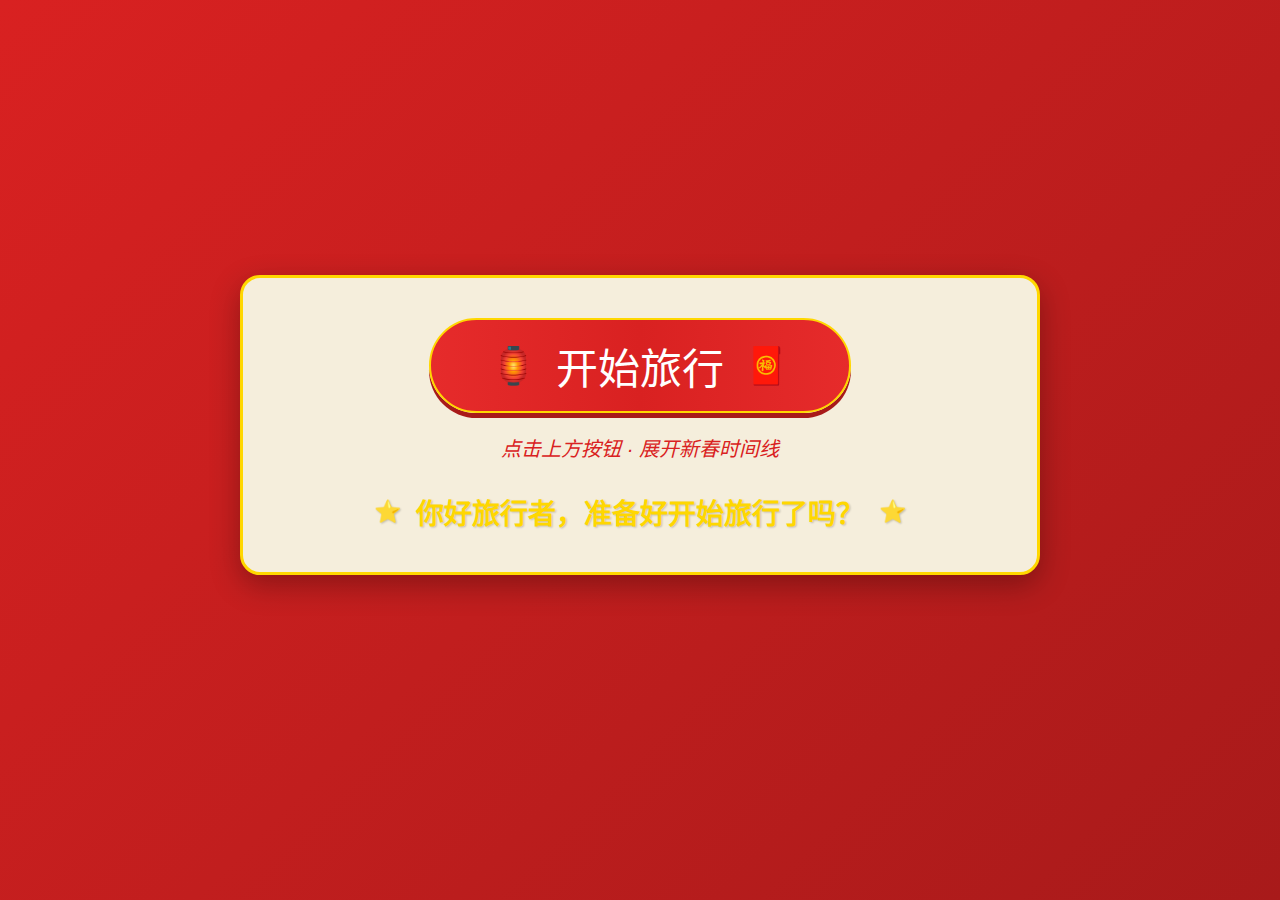
<file: index.html>
<!DOCTYPE html>
<html lang="zh-CN">

<head>
    <meta charset="UTF-8">
    <!-- 视口设置：适配移动端，禁止缩放 -->
    <meta name="viewport" content="width=device-width, initial-scale=1.0, maximum-scale=1.0, user-scalable=no">
    <title>新春旅行 </title>
    <style>
        * {
            margin: 0;
            padding: 0;
            box-sizing: border-box;
            font-family: "Microsoft YaHei", 微软雅黑, "SimHei", 黑体, "STKaiti", 楷体, sans-serif;
        }
        body {
            background: linear-gradient(135deg, #d92121 0%, #c11e1e 50%, #a81a1a 100%);
            min-height: 100vh;
            display: flex;
            flex-direction: column;
            align-items: center;
            justify-content: center;
            padding: 15px;
            overflow-x: hidden;
            touch-action: manipulation; /* 优化移动端触摸行为，防止双击缩放 */
        }
        /*中心盒子*/
        /*使用clamp函数可以根据视口宽度动态调整边框的宽度，使得在不同设备（如手机、平板、电脑）上都能保持良好的视觉效果。*/
        .main-container {
            background-color: #f5eedc; /* 米黄色背景 */
            border: clamp(2px, 1vw, 3px) solid #ffd700;
            border-radius: clamp(15px, 3vw, 20px);
            padding: clamp(20px, 5vw, 40px) clamp(30px, 7vw, 60px);
            width: 95%;
            max-width: 800px; 
            box-shadow: 0 clamp(5px, 2vw, 10px) clamp(15px, 4vw, 30px) rgba(0, 0, 0, 0.3);
            text-align: center;
            position: relative;
            margin-bottom: clamp(30px, 6vw, 50px);
        }
        /* 隐藏核心容器的类 */
        /* 在js中流出控制的idsplay属性，可以交互以隐藏核心容器 */
        .main-container.hidden {
            display: none;
        }
        .travel-btn {
            background: linear-gradient(90deg, #e62b2b 0%, #d92121 50%, #e62b2b 100%);
            border: clamp(1.5px, 0.8vw, 2px) solid #ffd700;
            border-radius: 50px;
            padding: clamp(10px, 3vw, 15px) clamp(30px, 8vw, 60px);
            font-size: clamp(24px, 6vw, 42px);
            color: #fff;
            cursor: pointer;
            display: inline-flex;
            align-items: center;
            justify-content: center;
            gap: clamp(10px, 3vw, 20px);
            box-shadow: 0 clamp(3px, 1vw, 5px) 0 #a81a1a;
            transition: all 0.2s ease;
            user-select: none; /* 禁止文字选中 */
            margin-bottom: clamp(15px, 3vw, 20px);
            -webkit-tap-highlight-color: transparent; /* 去除移动端点击高亮 */
            touch-action: manipulation; /* 优化触摸行为 */
        }
        /* 按钮覆盖状态：轻微上移，阴影放大，其实只在电脑端效果明显*/
        .travel-btn:hover {
            transform: translateY(-2px);
            box-shadow: 0 clamp(4px, 1.5vw, 7px) 0 #a81a1a;
        }
        /* 按钮活跃状态：轻微下移，阴影缩小 */
        .travel-btn:active {
            transform: translateY(2px);
            box-shadow: 0 clamp(2px, 0.8vw, 3px) 0 #a81a1a;
        }
        /* 按钮内图标样式：响应式大小，将在按钮中的图标适配手机 */
        .travel-btn .icon {
            font-size: clamp(22px, 5vw, 36px);
        }
        /* 提示文字样式*/
        .hint-text {
            color: #d92121;
            font-size: clamp(16px, 3vw, 20px);
            margin-bottom: clamp(20px, 4vw, 30px);
            font-style: italic; /* 斜体 */
        }
        /*与旅行者交流的字*/
        .talk-text {
            color: #ffd700;
            font-size: clamp(18px, 4vw, 28px);
            display: flex;
            align-items: center;
            justify-content: center;
            gap: clamp(8px, 2vw, 15px);
            font-weight: bold; 
            text-shadow: 1px 1px 2px rgba(0, 0, 0, 0.2);
            flex-wrap: wrap; /* 移动端自动换行，放置超出手机边框而遮挡 */
        }
        /* 包括旅行者文字的星星图标样式 */
        .talk-text .star {
            color: #fff9c4;
            font-size: clamp(16px, 3vw, 22px);
        }
        /* 年份动画区域样式（初始隐藏）*/
        .animation-container {
            background-color: #f5eedc;
            border: clamp(2px, 1vw, 3px) solid #ffd700;
            border-radius: clamp(15px, 3vw, 20px);
            padding: clamp(20px, 5vw, 40px);
            width: 95%; 
            max-width: 700px;
            text-align: center;
            display: none; 
            box-shadow: 0 clamp(5px, 2vw, 10px) clamp(15px, 4vw, 30px) rgba(0, 0, 0, 0.3);
            margin-bottom: clamp(20px, 4vw, 30px); 
        }
        /* 显示动画区域的类：在js中有add(show)类，实现动画效果, */
        .animation-container.show {
            display: block;
            animation: fadeInUp 0.8s ease; /* 淡入上移动画 */
        }
        /* 淡入上移动画关键帧 */
        @keyframes fadeInUp {
            from {
                opacity: 0; /* 初始透明 */
                transform: translateY(30px); /* 初始下移30px */
            }

            to {
                opacity: 1; /* 完全不透明 */
                transform: translateY(0); /* 回到原位置 */
            }
        }
        /* 动画区域标题样式 */
        .modal-title {
            font-size: clamp(24px, 5vw, 36px);
            color: #d92121; 
            margin-bottom: clamp(15px, 3vw, 25px);
            font-weight: bold;
        }
        /*年份时间线样式*/
        .year-timeline {
            font-size: clamp(36px, 9vw, 64px);
            font-weight: bold;
            color: #d92121;
            margin: clamp(20px, 4vw, 30px) 0;
            height: clamp(48px, 11vw, 80px); 
            line-height: clamp(48px, 11vw, 80px); /* 行高等于高度，垂直居中 */
            overflow: hidden;
            position: relative;
        }
        /* 年份文字闪光效果伪元素 ,可以在年份出现后进行，相当于一个特效，这里使闪光*/
        .year-timeline::after {
            content: "";
            position: absolute;
            top: 0;
            left: -100%;
            width: 50%;
            height: 100%;
            /* 渐变遮罩：实现闪光效果 */
            background: linear-gradient(90deg, transparent, rgba(255, 255, 255, 0.8), transparent);
            animation: shine 1s infinite linear; /* 无限循环闪光动画 */
        }
        /* 闪光动画关键帧 */
        @keyframes shine {
            to {
                left: 100%;
            }
        }
        /*天干地支信息样式*/
        .tiandi-info {
            margin-top: clamp(15px, 3vw, 25px);
            font-size: clamp(24px, 6vw, 42px);
            color: #d92121;
            opacity: 0;
            transform: translateY(20px);
            transition: all 0.8s ease;
            font-weight: bold;
            text-shadow: 1px 1px 2px rgba(0, 0, 0, 0.2);
        }
        /* 显示天干地支信息的类：同上 */
        .tiandi-info.show {
            opacity: 1; 
            transform: translateY(0);
        }
        /* 生肖信息样式 */
        .shengxiao-info {
            margin-top: clamp(10px, 3vw, 20px);
            font-size: clamp(22px, 5.5vw, 38px);
            color: #d92121;
            opacity: 0;
            transform: translateY(20px);
            transition: all 0.8s ease 0.5s;
            font-weight: bold;
        }
        /* 显示生肖信息的类 ：同上*/
        .shengxiao-info.show {
            opacity: 1;
            transform: translateY(0);
        }

        /* 下一个目的地样式*/
        .next-destination {
            margin-top: clamp(20px, 4vw, 30px);
            font-size: clamp(20px, 5vw, 32px); 
            color: #ffd700; 
            cursor: pointer;
            opacity: 0;
            transform: translateY(20px);
            transition: all 0.8s ease 0.8s;
            font-weight: bold; 
            text-decoration: underline; 
            text-shadow: 1px 1px 2px rgba(0, 0, 0, 0.2);
            -webkit-tap-highlight-color: transparent; /* 去除移动端点击高亮 */
            touch-action: manipulation; /* 优化触摸行为 */
        }
        /* 显示下一个目的地的类 :同上*/
        .next-destination.show {
            opacity: 1;
            transform: translateY(0);
        }
        /* 目的地文字覆盖后：文字变蓝色 */
        .next-destination:hover {
            color: #23a8fa;
        }
        /* ==================== 移动端横屏适配 ==================== */
        @media screen and (orientation: landscape) and (max-width: 768px) {
            body {
                padding: 10px;
            }
            .main-container, .animation-container {
                width: 90%;
                padding: 15px 20px;
                margin-bottom: 20px;
            }
            .travel-btn {
                padding: 8px 30px;
                font-size: 26px;
            }
        }
    </style>
</head>

<body>
    <div class="main-container">
        <div class="travel-btn" id="travelBtn">
            <span class="icon">🏮</span>
            开始旅行
            <span class="icon">🧧</span>
        </div>
        <div class="hint-text">点击上方按钮 · 展开新春时间线</div>
        <div class="talk-text">
            <span class="star">⭐</span>
            你好旅行者，准备好开始旅行了吗？
            <span class="star">⭐</span>
        </div>
    </div>
    <!-- 年份动画区域：初始隐藏，显示年份滚动和生肖信息 -->
    <div class="animation-container" id="animationContainer">
        <h3 class="modal-title">新春纪年 · 辞旧迎新</h3>
        <div class="year-timeline" id="yearTimeline">2024</div>
        <div class="tiandi-info" id="tiandiInfo">甲辰年</div>
        <div class="shengxiao-info" id="shengxiaoInfo">龙年</div>
        <div class="next-destination" id="nextDestination">河北严查烟花爆竹，点击这里放电子烟花！</div>
    </div>

    <script>
        const CONFIG = {
            targetYear: 2026,        // 时间线滚动的目标年份
            startYear: 2005,         // 时间线滚动的起始年份
            shengxiao: "马",            // 目标年份对应的生肖
            tiandi: "丙午", // 目标年份的天干地支
            jumpLink: "fireworks.html" // 点击目的地跳转的链接
        };
        const mainContainer = document.querySelector('.main-container');
        const travelBtn = document.getElementById('travelBtn');
        const animationContainer = document.getElementById('animationContainer');
        const yearTimeline = document.getElementById('yearTimeline');
        const tiandiInfo = document.getElementById('tiandiInfo');
        const shengxiaoInfo = document.getElementById('shengxiaoInfo');
        const nextDestination = document.getElementById('nextDestination');

        // 标记是否已经点击过按钮（防止重复触发）
        let isClicked = false;

        /**
         * 绑定多事件函数（兼容点击和触摸事件）
         * 一次性为一个元素绑定多个事件监听器，可以同时监听多个事件,
         * @param {HTMLElement} element - 绑定事件的元素
         * @param {string} eventNames - 事件名（空格分隔）
         * @param {Function} handler - 事件处理函数
         */
        function bindMultiEvent(element, eventNames, handler) {
            const events = eventNames.split(' '); // 分割事件名
            events.forEach(event => element.addEventListener(event, handler)); // 逐个绑定
        }
        // 点击/触摸开始旅行按钮：触发年份滚动动画
        bindMultiEvent(travelBtn, 'click touchstart', (e) => {
            e.preventDefault(); // 阻止触摸事件默认行为（防止页面滚动）
            if (isClicked) return; // 已点击过则返回，防止重复触发
            isClicked = true; // 标记为已点击

            mainContainer.classList.add('hidden'); // 隐藏核心容器
            animationContainer.classList.add('show'); // 显示动画区域
            animateYearScroll(); // 执行年份滚动动画
        });

        // 点击/触摸下一个目的地：跳转链接
        bindMultiEvent(nextDestination, 'click touchstart', (e) => {
            e.preventDefault(); // 阻止默认行为
            window.location.href = CONFIG.jumpLink; // 跳转到配置的链接
        });
        /**
         * 年份滚动动画函数
         * 从起始年份滚动到目标年份，到达后显示生肖/周期/目的地信息
         */
        function animateYearScroll() {
            let currentYear = CONFIG.startYear; // 当前显示的年份（初始为起始年份）
            // 滚动速度：移动端（<=768px）50ms/次，桌面端80ms/次
            const speed = window.innerWidth <= 768 ? 50 : 80; //三目运算
            const increment = 1; // 步长
            // 设置初始显示的年份
            yearTimeline.textContent = currentYear;
            // 年份滚动定时器
            const yearInterval = setInterval(() => {
                currentYear += increment; // 年份+1
                yearTimeline.textContent = currentYear; // 更新显示的年份

                // 到达目标年份时停止滚动
                if (currentYear >= CONFIG.targetYear) {
                    clearInterval(yearInterval); // 清除定时器
                    yearTimeline.textContent = CONFIG.targetYear; // 确保显示目标年份

                    // 更新生肖和天干地支文本
                    tiandiInfo.textContent = `${CONFIG.tiandi}年`;
                    shengxiaoInfo.textContent = `${CONFIG.shengxiao}年大吉`;

                    // 延迟300ms显示生肖、周期、目的地（动画效果）
                    setTimeout(() => {
                        tiandiInfo.classList.add('show'); // 显示天地信息
                        shengxiaoInfo.classList.add('show'); // 显示生肖信息
                        nextDestination.classList.add('show'); // 显示下一个目的地
                    }, 300);
                }
            }, speed);
        }
    </script>
</body>


</html>
</file>
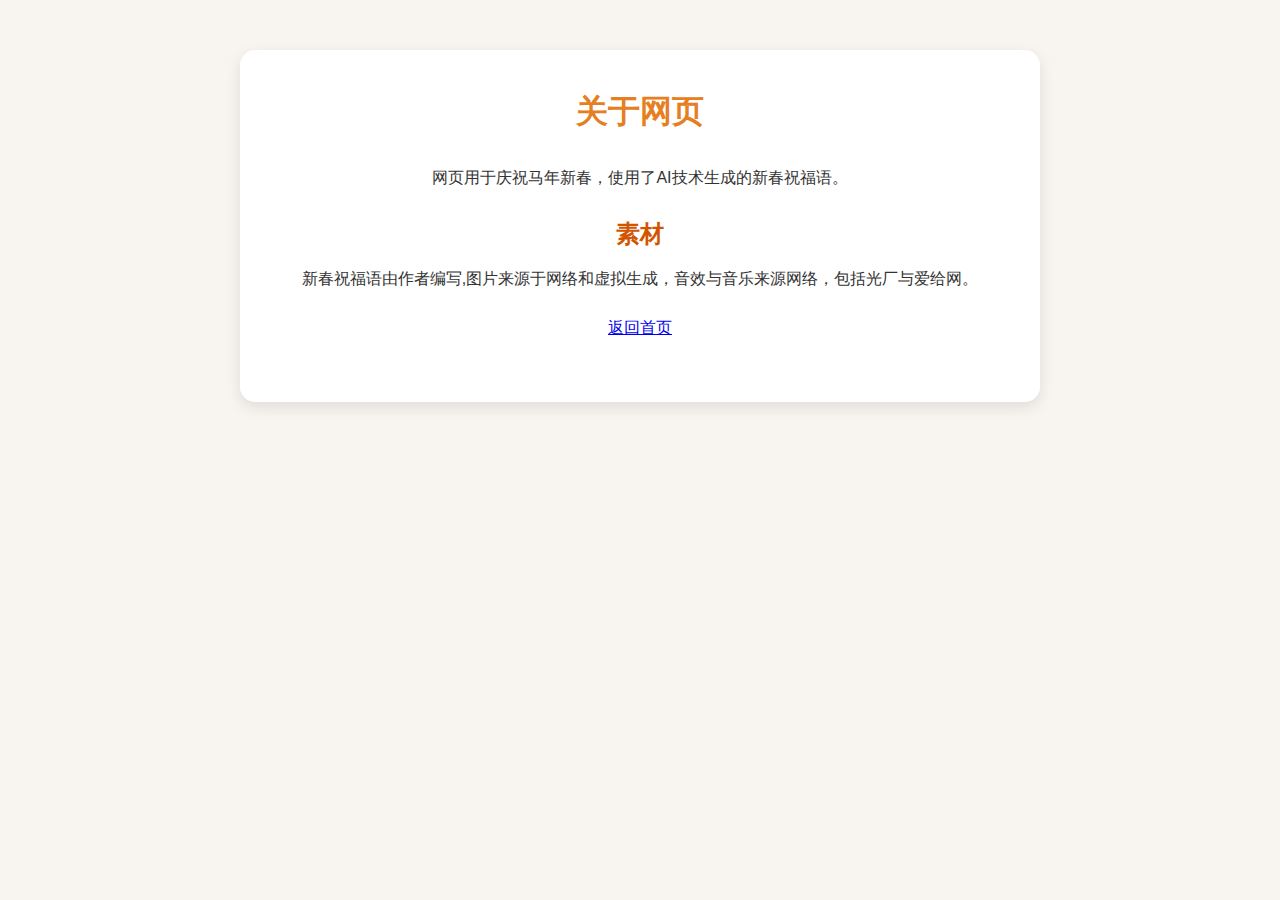
<file: about.html>
<!DOCTYPE html>
<html>

<head>
    <title>About Us</title>
    <style>
        /* 全局样式重置，保证不同浏览器显示一致 */
        * {
            margin: 0;
            padding: 0;
            box-sizing: border-box;
        }

        /* 页面主体样式：居中容器 + 新春主题配色 */
        body {
            font-family: "Microsoft YaHei", sans-serif;
            /* 适配中文的字体 */
            background-color: #f8f5f0;
            /* 浅米色背景，贴合新春氛围 */
            color: #333;
            /* 深灰色文字，更易阅读 */
            padding: 50px 20px;
            /* 上下内边距，左右适配移动端 */
        }

        /* 核心容器：居中显示，限制宽度，增加内边距和圆角 */
        .container {
            max-width: 800px;
            /* 限制最大宽度，避免大屏下文字过宽 */
            margin: 0 auto;
            /* 水平居中 */
            text-align: center;
            /* 所有文字居中 */
            background-color: #fff;
            /* 白色背景突出内容 */
            padding: 40px 30px;
            /* 内边距，让内容不贴边 */
            border-radius: 15px;
            /* 圆角边框，提升质感 */
            box-shadow: 0 5px 15px rgba(0, 0, 0, 0.1);
            /* 轻微阴影，增加层次感 */
        }

        /* 标题样式：新春主题橙色，增加间距 */
        h1 {
            color: #e67e22;
            /* 橙色主题色，贴合新春 */
            margin-bottom: 30px;
            /* 与下方段落的间距 */
            font-size: 32px;
        }

        h2 {
            color: #d35400;
            /* 深橙色，区分二级标题 */
            margin: 25px 0 15px;
            /* 上下间距，突出层级 */
            font-size: 24px;
        }

        /* 段落样式：调整行高，增加间距，提升可读性 */
        p {
            line-height: 1.8;
            /* 行高1.8，阅读更舒适 */
            margin-bottom: 20px;
            /* 段落间间距 */
            font-size: 16px;
        }
    </style>
</head>

<body>
    <div class="container">
        <h1>关于网页</h1>
        <p>网页用于庆祝马年新春，使用了AI技术生成的新春祝福语。</p>
        <h2>素材</h2>
        <p>新春祝福语由作者编写,图片来源于网络和虚拟生成，音效与音乐来源网络，包括光厂与爱给网。</p>
        <p><a href="main.html">返回首页</a></p>
    </div>
</body>

</html>
</file>
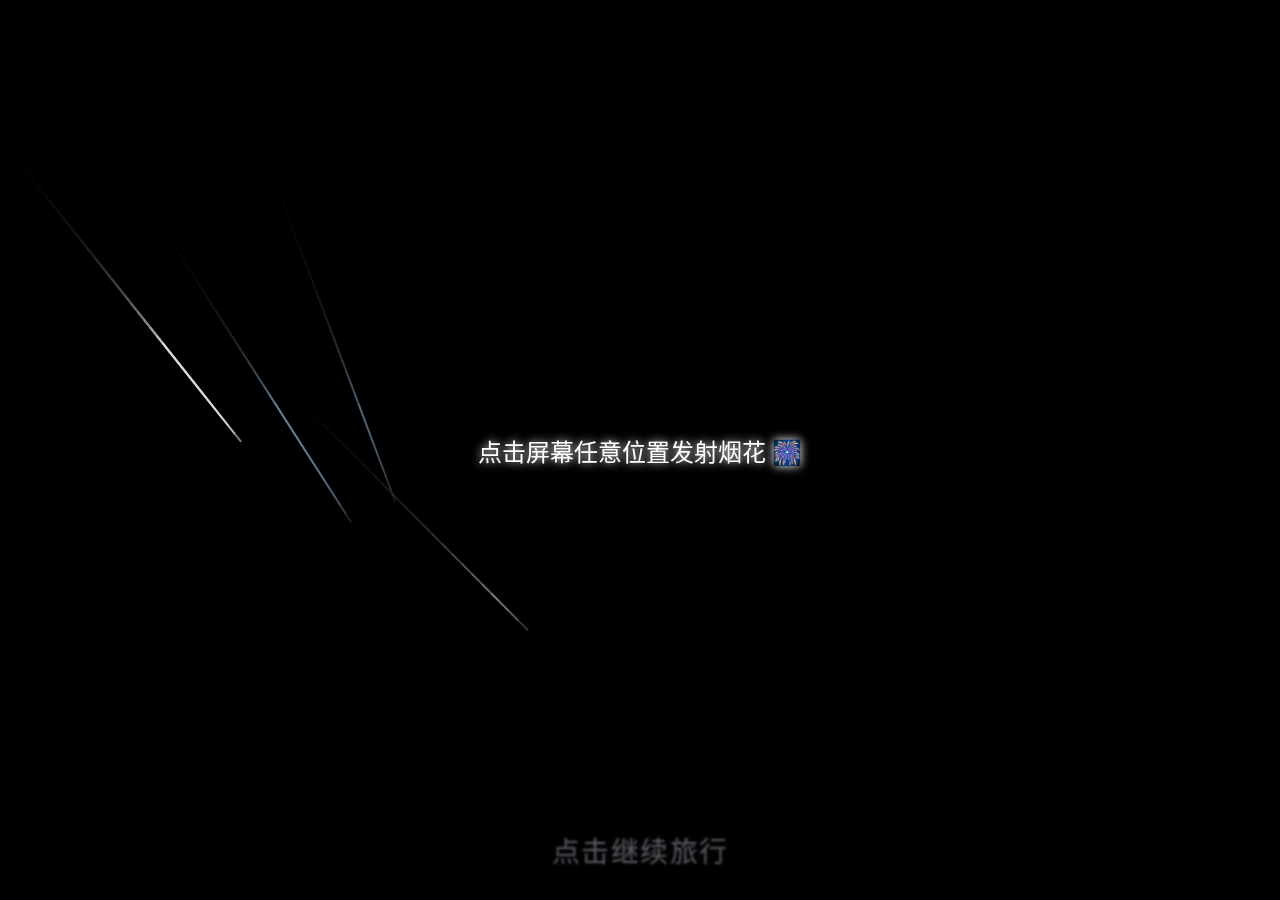
<file: fireworks.html>
<!DOCTYPE html>
<html lang="zh-CN">
<head>
    <meta charset="UTF-8">
    <meta name="viewport" content="width=device-width, initial-scale=1.0">
    <title>烟花庆祝页面</title>
    <style>
        * {
            margin: 0;
            padding: 0;
            box-sizing: border-box;
        }
        body {
            background-color: #000;
            overflow: hidden;
            height: 100vh;
            font-family: "Microsoft YaHei", sans-serif;
            cursor: pointer;
        }
        /* 烟花画布样式：绝对定位铺满整个页面，层级1 */
        #fireworksCanvas {
            position: absolute;
            top: 0;
            left: 0;
            width: 100%;
            height: 100%;
            z-index: 1;
        }
        /* 祝福语样式：绝对定位、白色文字、发光文字阴影、初始透明且缩放为0 */
        .blessing {
            position: absolute;
            color: #fff;
            font-size: 24px;
            font-weight: bold;
            text-shadow: 0 0 10px #ff69b4, 0 0 20px #ff85a2, 0 0 30px #ffc0cb;
            z-index: 2;
            opacity: 0;
            transition: opacity 0.3s ease-out, transform 0.8s ease;
            transform: scale(0);
        }
        /* 底部跳转按钮样式：这里觉得文字和黑色背景对比度不好，AI改半天也效果不好，所以就这样了 */
        .next-page-btn {
            position: fixed;
            bottom: 20px;
            left: 50%;
            transform: translateX(-50%);
            padding: 10px 20px;
            z-index: 3;
            cursor: pointer;
            /* 文字渐变背景 */
            background: linear-gradient(to right, #585466, #6e6a7a, #585466);
            -webkit-background-clip: text;
            background-clip: text;
            color: transparent;
            /* 视觉效果滤镜 ，这里是啥效果我也不知道，反正是个滤镜 */
            filter: blur(0.9px) contrast(0.85) brightness(0.9) saturate(0.7);
            text-shadow: 0 0 10px rgba(68, 64, 78, 0.2), 0 0 20px rgba(48, 45, 56, 0.1);
            /* 响应式字体大小 */
            font-size: clamp(20px, 4vw, 28px);
            font-weight: 400;
            letter-spacing: 1.5px;
            /* 清除默认按钮样式 */
            background-color: transparent;
            border: none;
            outline: none;
            /* 过渡动画 */
            transition: all 0.5s ease-in-out;
        }
        /* 按钮悬停效果：轻微缩放、滤镜参数调整 */
        .next-page-btn:hover {
            transform: translateX(-50%) scale(1.08);
            filter: blur(0.7px) contrast(0.9) brightness(0.95) saturate(0.8);
            text-shadow: 0 0 12px rgba(78, 74, 88, 0.3), 0 0 22px rgba(58, 55, 66, 0.15);
        }

        /* 音频授权提示样式：这里文字提示没有交互，其实播放烟花音效的绑定权限写在点击屏幕里了 */
        .audio-tip {
            position: fixed;
            top: 50%;
            left: 50%;
            transform: translate(-50%, -50%);
            color: #fff;
            font-size: 24px;
            text-shadow: 0 0 10px #fff;
            background: rgba(0, 0, 0, 0.8);
            padding: 20px 40px;
            border-radius: 10px;
            z-index: 10;
            opacity: 1;
            transition: opacity 0.5s ease;
        }
        /* 提示框隐藏状态：透明、无法点击 */
        .audio-tip.hidden {
            opacity: 0;
            pointer-events: none;
        }
    </style>
</head>

<body>
    <!-- 烟花绘制画布 canvas是HTML5新增元素，用于绘制图形，用来使用js绘制烟花 -->
    <canvas id="fireworksCanvas"></canvas>
    <div class="audio-tip" id="audioTip">点击屏幕任意位置发射烟花 🎆</div>
    <div class="next-page-btn" id="nextPageBtn">点击继续旅行</div>
    <script src="jsp/firework.js"></script>
</body>

</html>
</file>
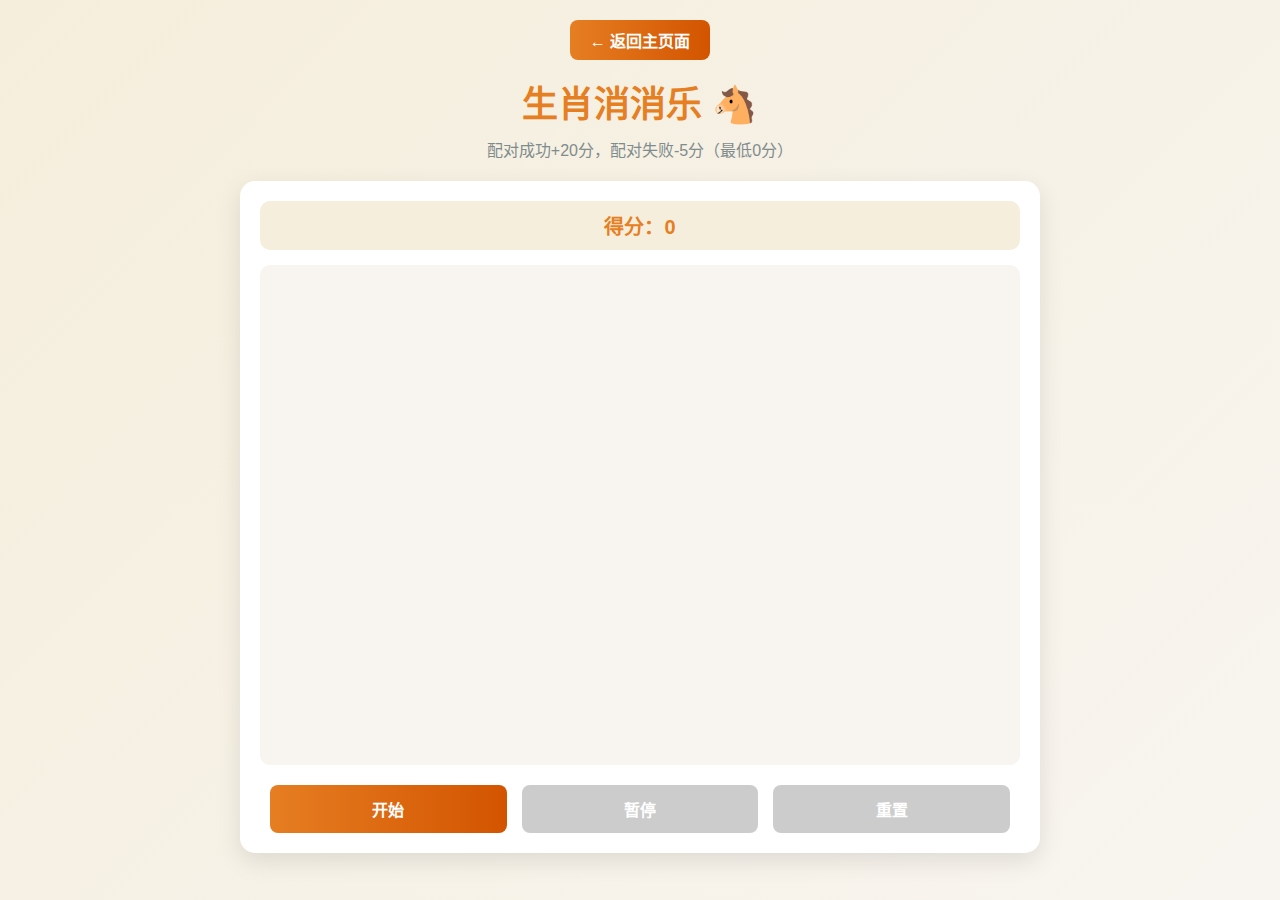
<file: game-match.html>
<!DOCTYPE html>
<html lang="zh-CN">

<head>
    <meta charset="UTF-8">
    <meta name="viewport" content="width=device-width, initial-scale=1.0">
    <title>生肖消消乐 - 马年新春小游戏</title>
    <style>
        * {
            margin: 0;
            padding: 0;
            box-sizing: border-box;
            font-family: "Microsoft YaHei", sans-serif;
        }

        body {
            background: linear-gradient(135deg, #f5eedc 0%, #f8f5f0 100%);
            min-height: 100vh;
            padding: 20px;
        }

        .game-header {
            text-align: center;
            margin-bottom: 20px;
        }

        .game-title {
            font-size: clamp(24px, 5vw, 36px);
            color: #e67e22;
            margin-bottom: 10px;
        }

        /* 游戏规则提示样式 */
        .game-tip {
            font-size: 16px;
            color: #7f8c8d;
            margin-bottom: 10px;
        }

        /* 返回按钮*/
        .back-btn {
            display: inline-block;
            /* 行内块级，可设置宽高和边距 */
            padding: 8px 20px;
            /* 内边距，保证点击区域大小 */
            background: linear-gradient(90deg, #e67e22, #d35400);
            color: #fff;
            border-radius: 8px;
            text-decoration: none;
            font-weight: 600;
            margin-bottom: 15px;
        }

        .game-container {
            max-width: 800px;
            margin: 0 auto;
            background-color: #fff;
            border-radius: 15px;
            padding: 20px;
            box-shadow: 0 8px 24px rgba(0, 0, 0, 0.1);
        }

        /* 分数显示区域*/
        .game-score {
            font-size: 20px;
            color: #e67e22;
            font-weight: 600;
            text-align: center;
            margin-bottom: 15px;
            background-color: #f5eedc;
            padding: 10px;
            border-radius: 10px;
        }

        /* 游戏核心区域：响应式最小高度，浅背景，圆角，弹性布局居中内容 */
        .game-area {
            width: 100%;
            min-height: clamp(300px, 70vw, 500px);
            background-color: #f8f5f0;
            border-radius: 10px;
            margin-bottom: 20px;
            padding: 15px;
            display: flex;
            align-items: center;
            justify-content: center;
        }

        /* 消消乐网格布局：固定4列，适配全设备，最大宽度限制 */
        .match-grid {
            display: grid;
            /* 网格布局 */
            grid-template-columns: repeat(4, 1fr);
            /* 固定4列，平均分配宽度 */
            gap: 12px;
            /* 卡片之间的间距 */
            width: 100%;
            height: 100%;
            max-width: 600px;
        }

        /* 卡片默认样式：橙色渐变，圆角，3D翻牌效果基础，禁止文字显示 */
        .match-card {
            background: linear-gradient(90deg, #e67e22, #d35400);
            /* 未翻转时的橙色渐变 */
            border-radius: 10px;
            display: flex;
            align-items: center;
            justify-content: center;
            font-size: clamp(24px, 6vw, 36px);
            color: transparent;
            /* 初始状态文字透明（隐藏生肖图标） ,其实拿鼠标画一下就能看见，我不想搞事件监听*/
            cursor: pointer;
            /* 鼠标悬浮为手型，提示可点击 */
            transition: all 0.4s ease;
            /* 所有属性变化的过渡动画，时长0.4秒 */
            transform: rotateY(0deg);
            /* 初始3D旋转角度（未翻转） */
            box-shadow: 0 4px 8px rgba(0, 0, 0, 0.1);
        }

        /* 卡片翻转状态：黄色渐变，显示文字，3D旋转180度 */
        .match-card.flipped {
            background: linear-gradient(90deg, #f1c40f, #f39c12);
            /* 翻转后的黄色渐变 */
            color: #fff;
            transform: rotateY(180deg);
        }

        /* 卡片配对成功状态：绿色渐变，缩小一点，禁止点击 */
        .match-card.matched {
            background: linear-gradient(90deg, #2ecc71, #27ae60);
            /* 配对成功的绿色渐变 */
            color: #fff;
            transform: rotateY(180deg) scale(0.96);
            /* 保持翻转状态，轻微缩小，突出配对成功 */
            pointer-events: none;
            /* 禁止点击，避免重复操作 */
        }

        /*游戏控制按钮*/
        .game-controls {
            display: flex;
            justify-content: center;
            gap: 15px;
            flex-wrap: wrap;
            padding: 0 10px;
        }

        /* 控制按钮样式 */
        .game-btn {
            padding: 12px 28px;
            background: linear-gradient(90deg, #e67e22, #d35400);
            color: #fff;
            border: none;
            border-radius: 8px;
            font-size: 16px;
            font-weight: 600;
            cursor: pointer;
            flex: 1;
            min-width: 100px;
            transition: background 0.3s ease;
            /* 背景色过渡动画 ,这个background为什么是红色的，他也不报错，*/
        }

        /* 按钮悬浮效果：反向渐变，提升交互反馈 */
        .game-btn:hover {
            background: linear-gradient(90deg, #d35400, #e67e22);
            /* 反向橙色渐变 */
        }

        /* 按钮禁用状态：灰色背景，禁止点击光标，取消变换 */
        .game-btn:disabled {
            background: #ccc;
            /* 灰色背景，提示不可用 */
            cursor: not-allowed;
            /* 禁止点击光标 */
            transform: none;
            /* 取消所有变换效果 */
        }


        /* 通关提示遮罩层：全屏覆盖，半透明背景，居中显示提示内容 */
        .game-success-overlay {
            position: fixed;
            top: 0;
            left: 0;
            width: 100vw;
            height: 100vh;
            background-color: rgba(0, 0, 0, 0.6);
            display: flex;
            align-items: center;
            justify-content: center;
            z-index: 9999;
            opacity: 0;
            pointer-events: none;
            transition: opacity 0.5s ease;
        }

        /* 提示层显示状态 */
        .game-success-overlay.show {
            opacity: 1;
            pointer-events: auto;
            /* 允许点击按钮 */
        }

        /* 通关提示内容框：白色背景，圆角，内边距，文本居中 */
        .success-content {
            background-color: #fff;
            border-radius: 20px;
            padding: 40px 30px;
            text-align: center;
            max-width: 400px;
            width: 90%;
            box-shadow: 0 10px 30px rgba(0, 0, 0, 0.2);
        }

        /* 通关标题：大号字体，橙色主题色 */
        .success-title {
            font-size: clamp(28px, 6vw, 36px);
            color: #e67e22;
            margin-bottom: 15px;
        }

        /* 得分显示：超大号字体，加粗，绿色 */
        .success-score {
            font-size: clamp(36px, 8vw, 48px);
            color: #2ecc71;
            font-weight: bold;
            margin-bottom: 20px;
        }

        /* 重新开始按钮：橙色渐变，圆角，内边距，加粗 */
        .restart-btn {
            padding: 12px 30px;
            background: linear-gradient(90deg, #e67e22, #d35400);
            color: #fff;
            border: none;
            border-radius: 10px;
            font-size: 18px;
            font-weight: 600;
            cursor: pointer;
            transition: background 0.3s ease;
            /* 背景色过渡动画 ,这个background为什么是红色的，他也不报错，*/
        }

        .restart-btn:hover {
            background: linear-gradient(90deg, #d35400, #e67e22);
        }

        /*小屏适配（响应式）*/
        @media screen and (max-width: 480px) {
            .match-grid {
                gap: 8px;
                /* 小屏缩小卡片间距，适配空间 */
            }

            .game-btn {
                padding: 10px 20px;
                /* 小屏缩小按钮内边距 */
            }
        }
    </style>
</head>

<body>
    <!-- 游戏头部区域：返回按钮 + 标题 + 规则提示 -->
    <div class="game-header">
        <a href="main.html" class="back-btn">← 返回主页面</a>
        <h1 class="game-title">生肖消消乐 🐴</h1>
        <div class="game-tip">配对成功+20分，配对失败-5分（最低0分）</div>
    </div>

    <!-- 游戏主容器：分数显示 + 游戏区域 + 控制按钮 -->
    <div class="game-container">
        <div class="game-score" id="matchScore">得分：0</div>
        <div class="game-area">
            <div class="match-grid" id="matchGrid"></div>
        </div>
        <!-- 游戏控制按钮：开始/继续、暂停、重置 -->
        <div class="game-controls">
            <button class="game-btn" id="startMatchGame">开始</button>
            <button class="game-btn" id="pauseMatchGame" disabled>暂停</button>
            <button class="game-btn" id="resetMatchGame" disabled>重置</button>
        </div>
    </div>
    <!-- 通关提示层（初始隐藏） -->
    <div class="game-success-overlay" id="successOverlay">
        <div class="success-content">
            <div class="success-title">恭喜通关！🎉</div>
            <div class="success-score" id="finalScore">最终得分：0</div>
            <button class="restart-btn" id="restartBtn">再来一局</button>
        </div>
    </div>
    <script src="jsp/game-match.js"></script>
</body>

</html>
</file>
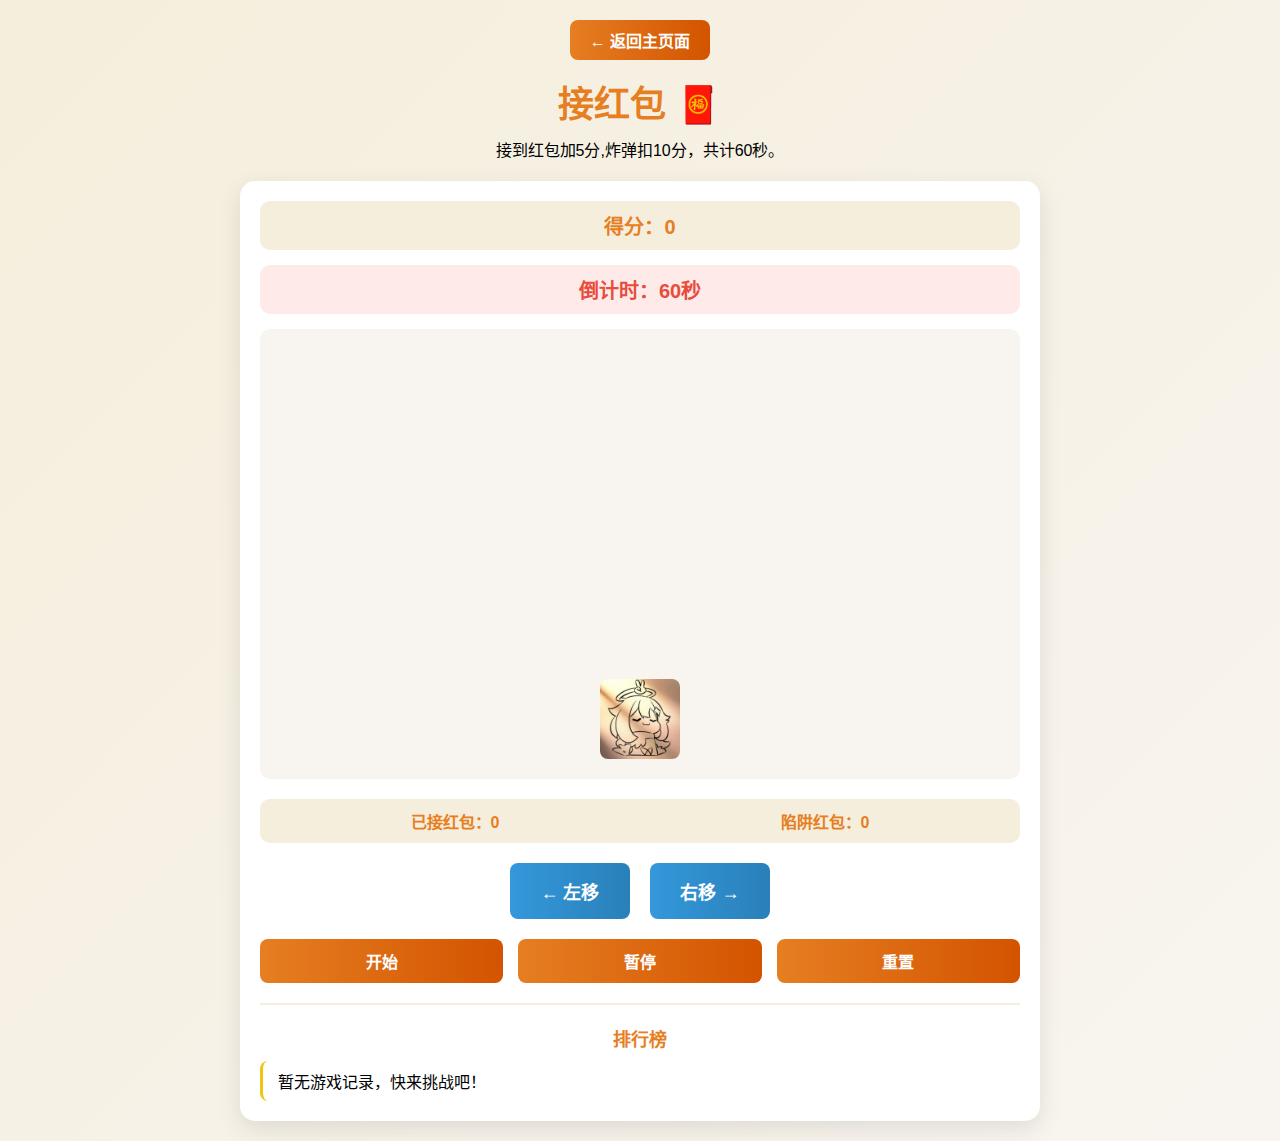
<file: game-redpacket.html>
<!DOCTYPE html>
<html lang="zh-CN">

<head>
    <meta charset="UTF-8">
    <meta name="viewport" content="width=device-width, initial-scale=1.0">
    <title>接红包 - 马年新春小游戏</title>
    <style>
        * {
            margin: 0;
            padding: 0;
            box-sizing: border-box;
            font-family: "Microsoft YaHei", sans-serif;
        }
        body {
            background: linear-gradient(135deg, #f5eedc 0%, #f8f5f0 100%);
            min-height: 100vh;
            padding: 20px;
        }
        .game-header {
            text-align: center;
            margin-bottom: 20px;
        }
        .game-title {
            font-size: clamp(24px, 5vw, 36px);
            color: #e67e22;
            margin-bottom: 10px;
        }
        .back-btn {
            display: inline-block;
            padding: 8px 20px;
            background: linear-gradient(90deg, #e67e22, #d35400);
            color: #fff;
            border-radius: 8px;
            text-decoration: none;
            font-weight: 600;
            margin-bottom: 15px;
        }
        /* 游戏容器*/
        .game-container {
            max-width: 800px;
            margin: 0 auto;
            background-color: #fff;
            border-radius: 15px;
            padding: 20px;
            box-shadow: 0 8px 24px rgba(0, 0, 0, 0.1);
        }
        /* 分数显示：橙色文字，居中，背景色，圆角 */
        .game-score {
            font-size: 20px;
            color: #e67e22;
            font-weight: 600;
            text-align: center; 
            margin-bottom: 15px;
            background-color: #f5eedc; 
            padding: 10px; 
            border-radius: 10px;
        }
        /* 倒计时样式：红色文字，居中，浅红背景，圆角 */
        .countdown {
            font-size: 20px; 
            color: #e74c3c;
            font-weight: 600;
            text-align: center;
            margin-bottom: 15px;
            background-color: #ffeaea;
            padding: 10px;
            border-radius: 10px;
        }
        /* 游戏区域：响应式高度，浅背景，圆角，相对定位（作为子元素绝对定位的参考），溢出隐藏 */
        .game-area {
            width: 100%;
            height: clamp(300px, 60vw, 450px); /* 响应式高度：300px到450px之间 */
            background-color: #f8f5f0;
            border-radius: 10px;
            margin-bottom: 20px;
            position: relative;
            overflow: hidden; /* 溢出隐藏，防止红包超出游戏区域显示 */
        }

        /* 玩家（接红包盒子）：绝对定位（底部居中），响应式宽高，背景图片，圆角，层级高于红包 */
        .player {
            position: absolute;
            bottom: 20px;
            left: 50%; /* 水平居中（配合transform） */
            transform: translateX(-50%); /* 向左偏移自身50%宽度，实现真正居中 */
            width: clamp(50px, 10vw, 80px);
            height: clamp(50px, 10vw, 80px);
            background-image: url("images/盒子.png");
            background-size: cover; /* 背景图片覆盖整个元素 */
            border-radius: 8px;
            z-index: 10; 
            transition: left 0.1s ease; /* 左移/右移动画过渡，更顺滑 */
        }
        /* 普通红包：绝对定位（顶部外），响应式宽高，背景图片，下落动画 */
        .red-packet {
            position: absolute;
            top: -50px; /* 初始位置在游戏区域上方，避免直接显示 */
            width: clamp(40px, 8vw, 60px);
            height: calc(clamp(40px, 8vw, 60px) * 1.415);
            background-image: url("images/红包.jpg");
            background-size: contain; /* 背景图片完整显示，不裁剪 */
            background-position: center;
            background-repeat: no-repeat;
            animation: fall linear; /* 绑定下落动画，线性速度 */
        }
        /* 陷阱红包（炸弹）：样式与普通红包类似，仅背景图片和高度不同 */
        .trap-packet {
            position: absolute;
            top: -50px;
            width: clamp(40px, 8vw, 60px);
            height: clamp(50px, 10vw, 70px);
            background-image: url("images/炸弹.jpg");
            background-size: cover;
            animation: fall linear; /* 下落动画 */
        }

        /* 下落动画关键帧：从初始位置移动到游戏区域底部 */
        @keyframes fall {
            to {
                transform: translateY(clamp(300px, 60vw, 450px)); /* Y轴平移到游戏区域底部高度 */
            }
        }

        /* 游戏统计：弹性布局，均匀分布，背景色，圆角 */
        .game-stats {
            display: flex;
            justify-content: space-around;
            margin-bottom: 20px;
            padding: 10px;
            background-color: #f5eedc;
            border-radius: 10px;
        }

        /* 统计项 */
        .stat-item {
            font-size: 16px;
            color: #e67e22;
            font-weight: 600;
        }
        /* 游戏控制按钮容器 */
        .game-controls {
            display: flex; 
            justify-content: center;
            gap: 15px;
            flex-wrap: wrap;
            margin-bottom: 20px;
        }
        /* 游戏按钮 */
        .game-btn {
            padding: 10px 25px;
            background: linear-gradient(90deg, #e67e22, #d35400); 
            color: #fff; 
            border: none; 
            border-radius: 8px; 
            font-size: 16px; 
            font-weight: 600;
            cursor: pointer;
            flex: 1; 
            min-width: 100px;
        }
        /* 移动控制按钮容器 */
        .move-controls {
            display: flex;
            justify-content: center;
            gap: 20px; 
            margin-bottom: 20px;
        }
        /* 移动按钮*/
        .move-btn {
            padding: 15px 30px;
            background: linear-gradient(90deg, #3498db, #2980b9);
            color: #fff;
            border: none;
            border-radius: 8px;
            font-size: 18px;
            font-weight: 600;
            cursor: pointer;
            min-width: 120px;
        }
        /* 排行榜样式:AI给的额外的，没有数据库来储存数据，所以这没什么用 */
        .game-rank {
            margin-top: 20px;
            padding-top: 20px;
            border-top: 2px solid #f5eedc;
        }
        /* 排行榜标题 */
        .rank-title {
            font-size: 18px;
            color: #e67e22;
            margin-bottom: 10px;
            text-align: center;
        }
        .rank-list {
            list-style: none;
            display: flex;
            flex-direction: column;
            gap: 8px;
        }
        .rank-list li {
            padding: 8px 15px;
            background-color: #fff;
            border-radius: 8px;
            display: flex;
            justify-content: space-between;
            border-left: 3px solid #f1c40f;
        }
        /* 震动动画：玩家接到陷阱红包时的震动效果 */
        @keyframes shake {
            0%, 100% {
                transform: translateX(-50%) rotate(0deg); /* 初始/结束状态：居中，无旋转 */
            }
            25% {
                transform: translateX(-50%) rotate(-5deg); /* 向左旋转5度 */
            }
            75% {
                transform: translateX(-50%) rotate(5deg); /* 向右旋转5度 */
            }
        }

        /* 游戏结束提示 */
        .game-over {
            position: absolute; 
            top: 50%; 
            left: 50%;
            transform: translate(-50%, -50%);
            font-size: clamp(24px, 6vw, 40px);
            color: #e74c3c;
            font-weight: bold;
            text-shadow: 2px 2px 4px rgba(0, 0, 0, 0.3); 
            display: none;
            z-index: 100;
        }
    </style>
</head>

<body>
    <div class="game-header">
        <a href="main.html" class="back-btn">← 返回主页面</a>
        <h1 class="game-title">接红包 🧧</h1>
        <p>接到红包加5分,炸弹扣10分，共计60秒。</p>
    </div>
    <!-- 游戏主容器 -->
    <div class="game-container">
        <div class="game-score" id="redPacketScore">得分：0</div>
        <div class="countdown" id="countdown">倒计时：60秒</div>

        <!-- 游戏核心区域：玩家 + 红包/陷阱红包 + 游戏结束提示 -->
        <div class="game-area" id="redPacketGameArea">
            <div class="player" id="player"></div>
            <div class="game-over" id="gameOver">游戏结束！</div>
        </div>
        <!-- 游戏统计：已接红包数 + 陷阱红包数 -->
        <div class="game-stats">
            <div class="stat-item">已接红包：<span id="redPacketCount">0</span></div>
            <div class="stat-item">陷阱红包：<span id="trapCount">0</span></div>
        </div>

        <!-- 移动控制按钮：左移/右移 -->
        <div class="move-controls">
            <button class="move-btn" id="moveLeftBtn">← 左移</button>
            <button class="move-btn" id="moveRightBtn">右移 →</button>
        </div>

        <!-- 游戏控制按钮：开始/继续 + 暂停 + 重置 -->
        <div class="game-controls">
            <button class="game-btn" id="startRedPacketGame">开始</button>
            <button class="game-btn" id="pauseRedPacketGame" disabled>暂停</button>
            <button class="game-btn" id="resetRedPacketGame" disabled>重置</button>
        </div>

        <!-- 排行榜区域 -->
        <div class="game-rank">
            <h3 class="rank-title">排行榜</h3>
            <ul class="rank-list" id="rankList"></ul>
        </div>
    </div>

    <script src="jsp/game-redpacket.js"></script>
</body>

</html>
</file>
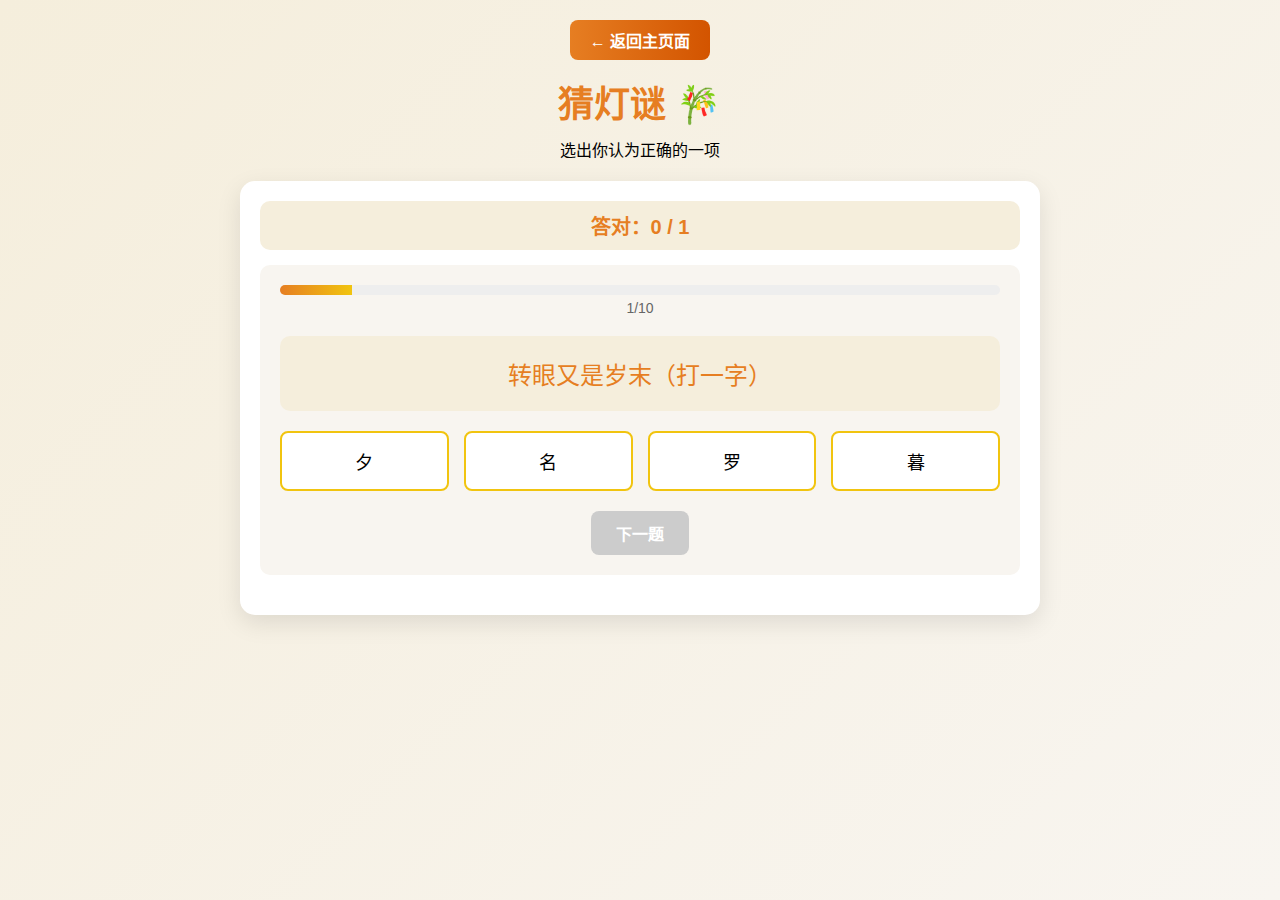
<file: game-riddle.html>
<!DOCTYPE html>
<html lang="zh-CN">

<head>
    <meta charset="UTF-8">
    <meta name="viewport" content="width=device-width, initial-scale=1.0">
    <title>猜灯谜 - 马年新春小游戏</title>
    <style>
        * {
            margin: 0;
            padding: 0;
            box-sizing: border-box;
            font-family: "Microsoft YaHei", sans-serif;
        }
        body {
            background: linear-gradient(135deg, #f5eedc 0%, #f8f5f0 100%);
            min-height: 100vh;
            padding: 20px;
        }
        .game-header {
            text-align: center;
            margin-bottom: 20px;
        }
        .game-title {
            font-size: clamp(24px, 5vw, 36px);
            color: #e67e22;
            margin-bottom: 10px;
        }
        /* 返回按钮：渐变背景，圆角，无下划线，加粗，适配点击体验 */
        .back-btn {
            display: inline-block;
            padding: 8px 20px;
            background: linear-gradient(90deg, #e67e22, #d35400);
            color: #fff;
            border-radius: 8px;
            text-decoration: none;
            font-weight: 600;
            margin-bottom: 15px;
        }

        .game-container {
            max-width: 800px;
            margin: 0 auto;
            background-color: #fff;
            border-radius: 15px;
            padding: 20px;
            box-shadow: 0 8px 24px rgba(0, 0, 0, 0.1);
        }

        .game-score {
            font-size: 20px;
            color: #e67e22;
            font-weight: 600;
            text-align: center;
            margin-bottom: 15px;
            background-color: #f5eedc;
            padding: 10px;
            border-radius: 10px;
        }
        .game-area {
            width: 100%;
            background-color: #f8f5f0;
            border-radius: 10px;
            margin-bottom: 20px;
            padding: 20px;
        }

        .riddle-progress {
            margin-bottom: 20px;
        }
        .progress-bar {
            width: 100%;
            height: 10px;
            background-color: #eee;
            border-radius: 5px;
            overflow: hidden;
        }
        /* 进度条填充部分*/
        .progress-fill {
            height: 100%;
            background: linear-gradient(90deg, #e67e22, #f1c40f);
            width: 20%;
            transition: width 0.3s ease;
        }
        .progress-text {
            text-align: center;
            margin-top: 5px;
            font-size: 14px;
            color: #666;
        }
        /*题目样式*/
        .riddle-question {
            font-size: clamp(18px, 3vw, 24px);
            color: #e67e22;
            text-align: center;
            padding: 20px;
            background-color: #f5eedc;
            border-radius: 10px;
            margin-bottom: 20px;
        }
        /* 选项网格布局：自动适配列数，最小宽度150px，列间距15px */
        .riddle-options {
            display: grid;
            grid-template-columns: repeat(auto-fit, minmax(150px, 1fr));
            gap: 15px;
            margin-bottom: 20px;
        }
        /* 单个选项样式：白色背景，黄色边框，圆角，居中文字，过渡动画 */
        .riddle-option {
            padding: 15px;
            background-color: #fff;
            border: 2px solid #f1c40f;
            border-radius: 8px;
            font-size: 18px;
            text-align: center;
            cursor: pointer;
            transition: all 0.3s ease;
        }
        .riddle-option:hover {
            background-color: #f5eedc;
        }
        /* 正确选项样式：绿色背景，白色文字，绿色边框 */
        .riddle-option.correct {
            background-color: #4CAF50;
            color: #fff;
            border-color: #4CAF50;
        }
        /* 错误选项样式：红色背景，白色文字，红色边框 */
        .riddle-option.incorrect {
            background-color: #f44336;
            color: #fff;
            border-color: #f44336;
        }
        /* 答题反馈区域：初始隐藏，居中文字，内边距，圆角，底部间距 */
        .riddle-feedback {
            font-size: 18px;
            text-align: center;
            padding: 15px;
            border-radius: 10px;
            margin-bottom: 20px;
            display: none;
        }
        /* 反馈显示状态：块级显示 */
        .riddle-feedback.show {
            display: block;
        }
        /* 正确反馈样式：浅绿背景，绿色文字 */
        .riddle-feedback.correct {
            background-color: #e8f5e9;
            color: #4CAF50;
        }
        /* 错误反馈样式：浅红背景，红色文字 */
        .riddle-feedback.incorrect {
            background-color: #ffebee;
            color: #f44336;
        }
        /* ===================== 按钮样式 ===================== */
        .game-btn {
            padding: 10px 25px;
            background: linear-gradient(90deg, #e67e22, #d35400);
            color: #fff;
            border: none;
            border-radius: 8px;
            font-size: 16px;
            font-weight: 600;
            cursor: pointer;
            display: block;
            margin: 0 auto;
        }

        /* 按钮禁用状态：灰色背景，禁止点击光标 */
        .game-btn:disabled {
            background: #ccc;
            cursor: not-allowed;
        }

        /* 答题结果区域：初始隐藏，居中文字，浅背景，圆角，底部间距 */
        .riddle-result {
            display: none;
            text-align: center;
            padding: 20px;
            background-color: #f5eedc;
            border-radius: 10px;
            margin-bottom: 20px;
        }

        /* 结果显示状态：块级显示 */
        .riddle-result.show {
            display: block;
        }

        /* 结果标题：橙色文字，底部间距 */
        .result-title {
            font-size: 20px;
            color: #e67e22;
            margin-bottom: 15px;
        }
        /* 结果统计区域：弹性布局，均匀分布 */
        .result-stats {
            display: flex;
            justify-content: space-around;
            margin-bottom: 20px;
        }

        /* 单个统计项：加粗，灰色文字 */
        .result-item {
            font-size: 16px;
            color: #333;
            font-weight: 600;
        }
    </style>
</head>

<body>
    <!-- 游戏头部区域：返回按钮 + 标题 + 提示文字 -->
    <div class="game-header">
        <a href="main.html" class="back-btn">← 返回主页面</a>
        <h1 class="game-title">猜灯谜 🎋</h1>
        <p>选出你认为正确的一项</p>
    </div>

    <!-- 游戏主容器：分数显示 + 游戏区域（进度、题目、选项、反馈、按钮、结果） -->
    <div class="game-container">
        <!-- 分数显示区域：展示答对题数/总答题数 -->
        <div class="game-score" id="riddleScore">答对：0 / 0</div>

        <div class="game-area">
            <div class="riddle-progress">
                <div class="progress-bar">
                    <div class="progress-fill" id="riddleProgress"></div>
                </div>
                <div class="progress-text" id="progressText">1/5</div>
            </div>

            <!-- 题目显示区域 -->
            <div class="riddle-question" id="riddleQuestion"></div>
            <!-- 选项容器（动态生成选项） -->
            <div class="riddle-options" id="riddleOptions"></div>
            <!-- 答题反馈区域（答对/答错提示） -->
            <div class="riddle-feedback" id="riddleFeedback"></div>
            <!-- 下一题按钮（初始禁用，答题后启用） -->
            <button class="game-btn" id="nextRiddleBtn" disabled>下一题</button>
            <!-- 答题结果区域（答题结束后显示） -->
            <div class="riddle-result" id="riddleResult">
                <h4 class="result-title">答题结果</h4>
                <div class="result-stats">
                    <div class="result-item">正确率：<span id="accuracyRate">0</span>%</div>
                    <div class="result-item">答题用时：<span id="totalTime">0</span>秒</div>
                </div>
                <button class="game-btn" id="restartRiddleBtn">重新答题</button>
            </div>
        </div>
    </div>

    <script src="jsp/game-riddle.js"></script>
</body>

</html>
</file>
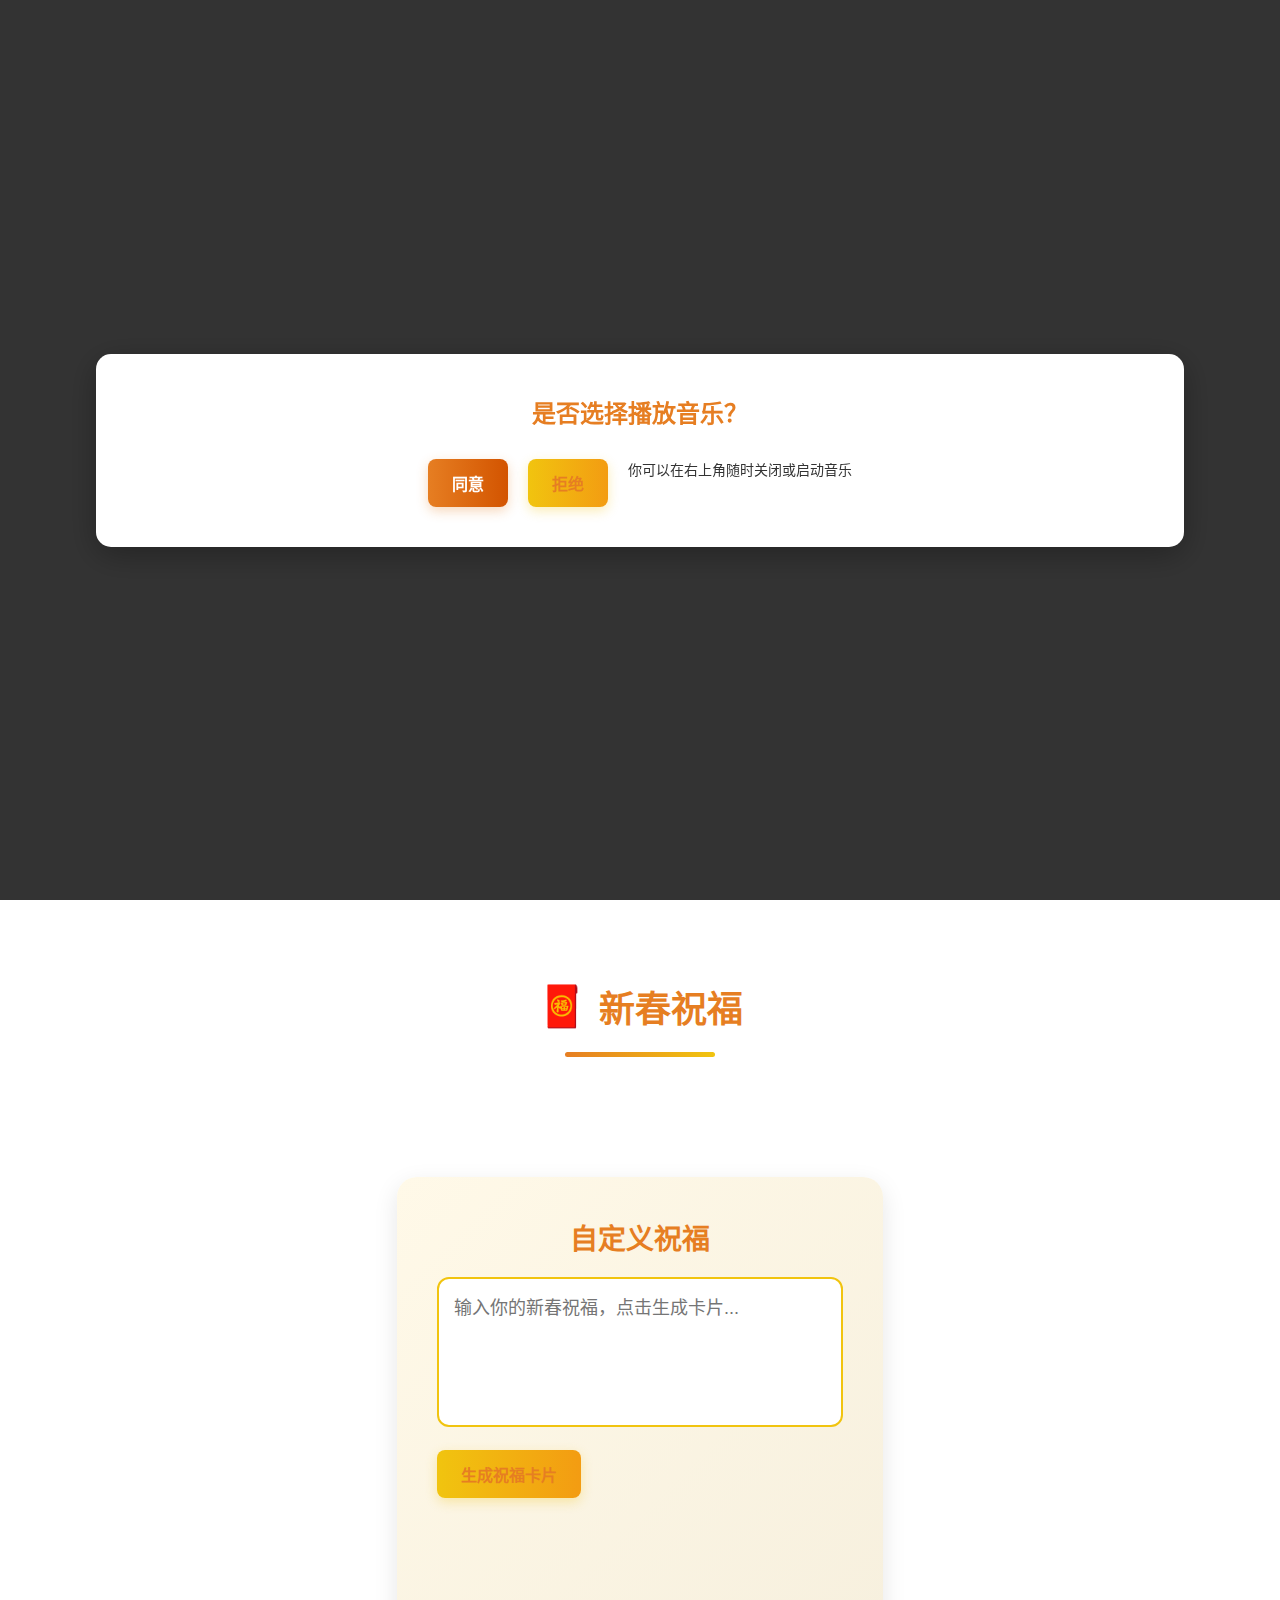
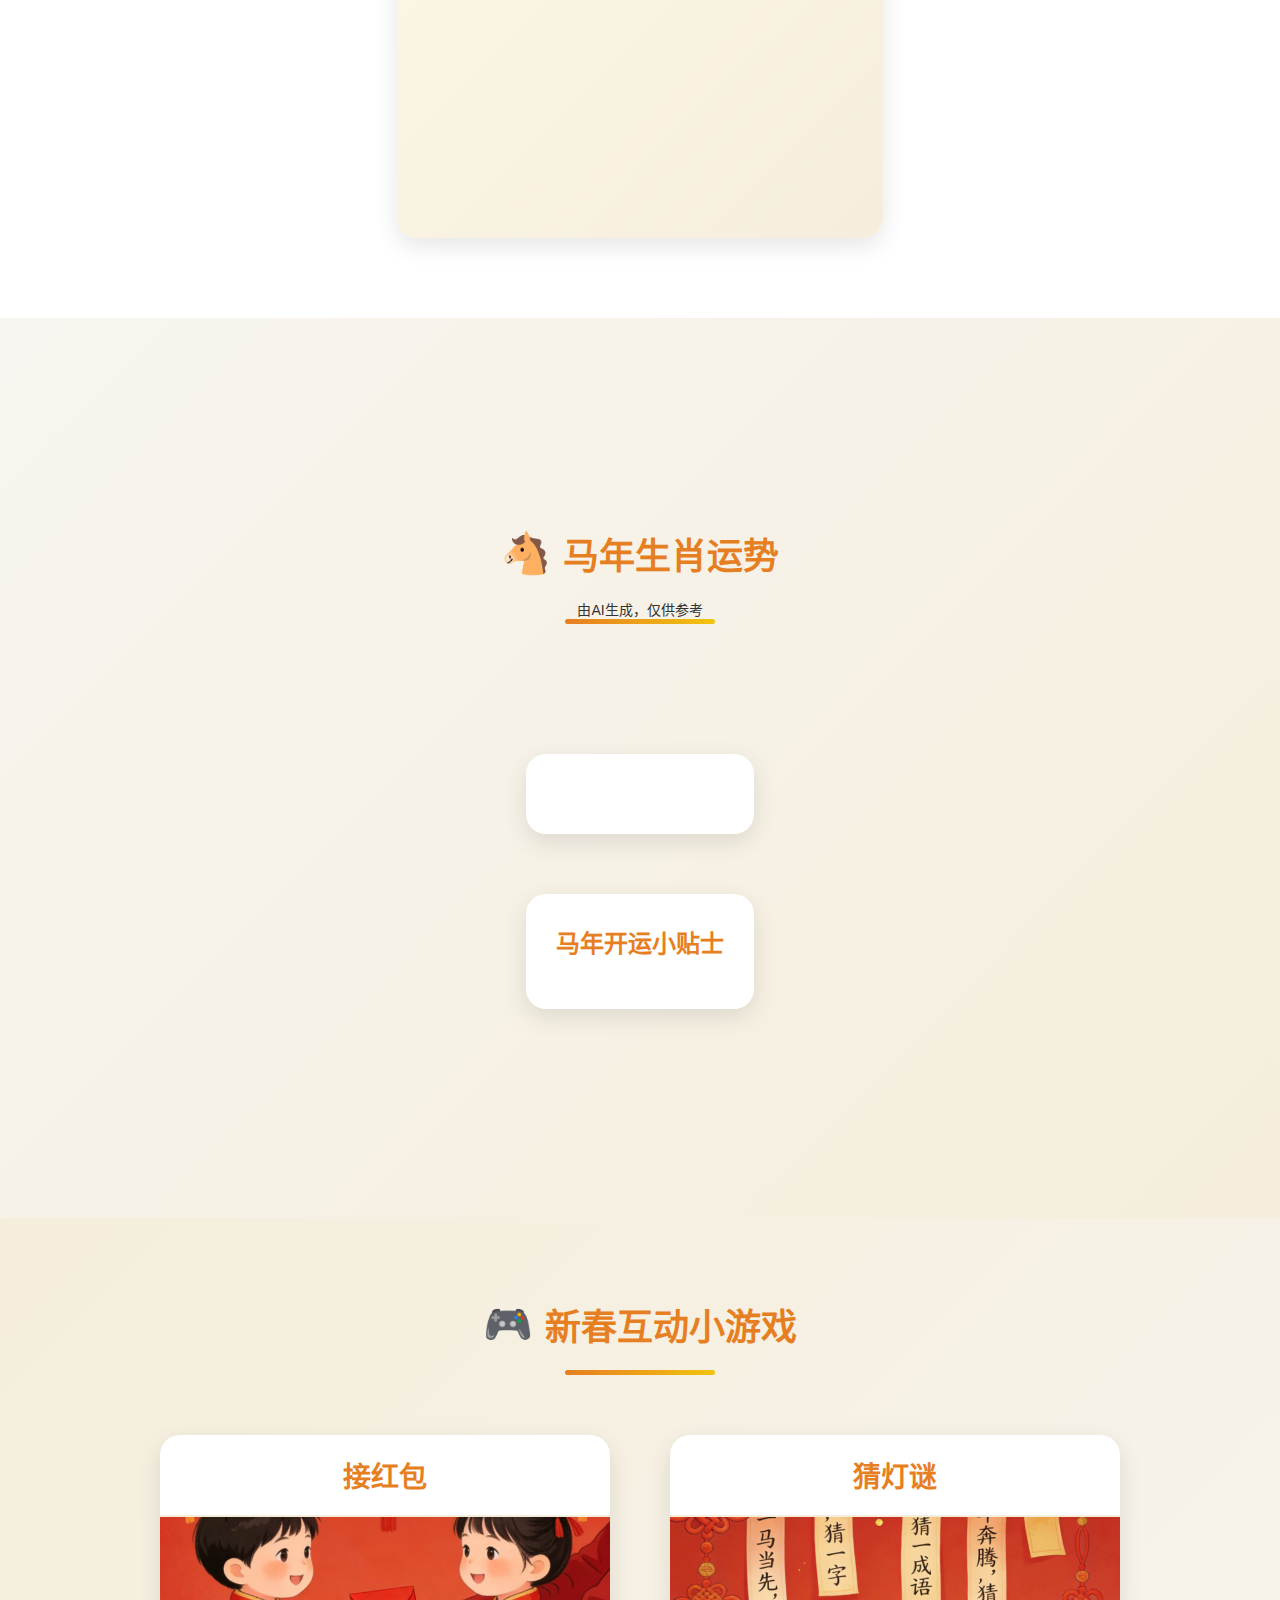
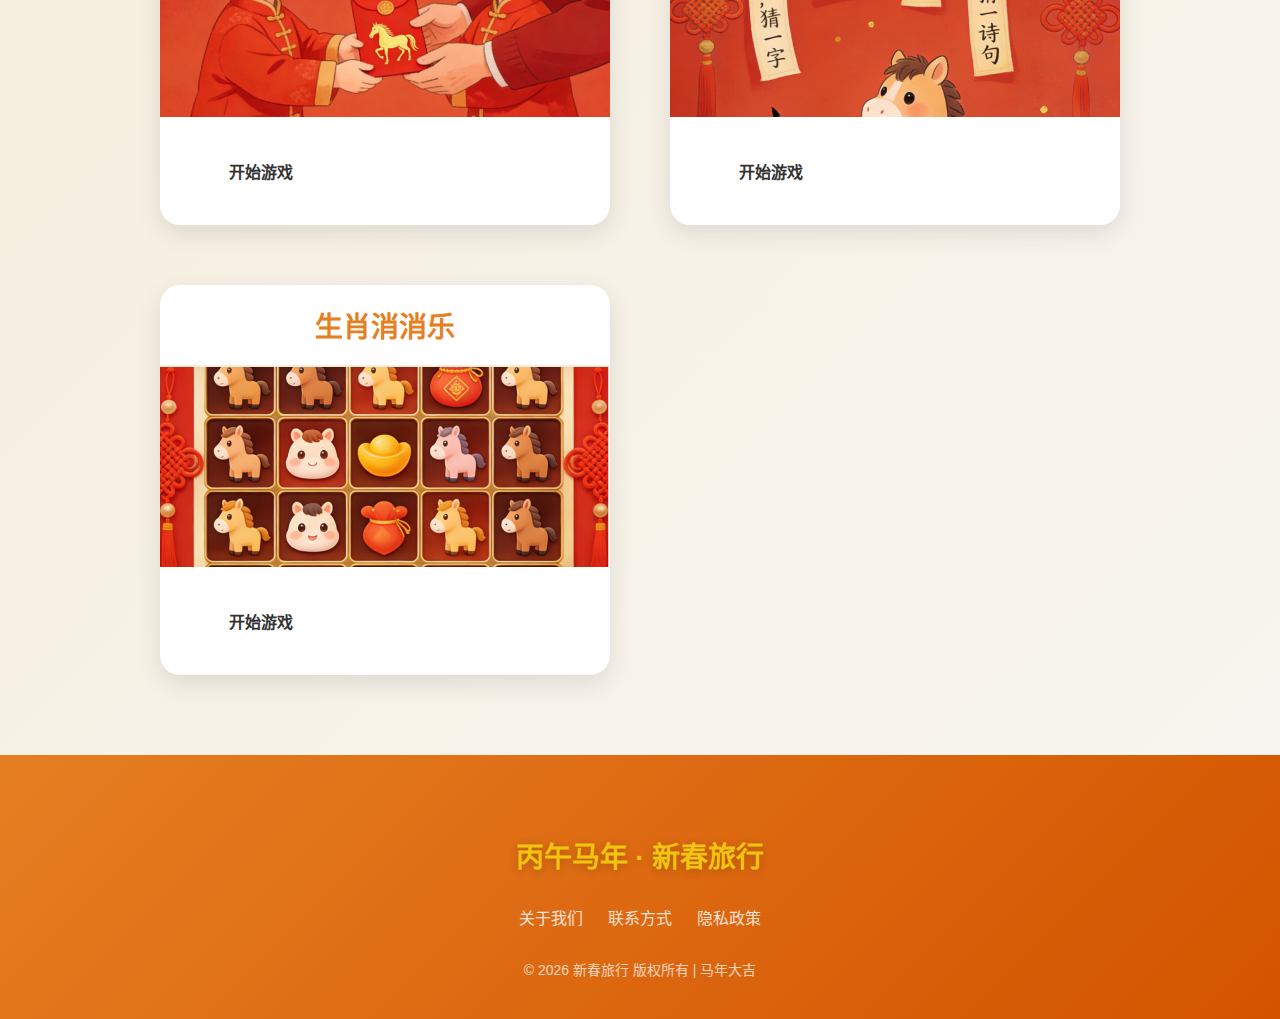
<file: main.html>
<!DOCTYPE html>
<html lang="zh-CN">

<head>
    <meta charset="UTF-8">
    <meta name="viewport" content="width=device-width, initial-scale=1.0, maximum-scale=1.0, user-scalable=no">
    <title>丙午马年 · 新春旅行终章</title>
    <link rel="stylesheet" href="style.css">
</head>

<body>

    <!-- 音乐选择弹窗 -->
    <div class="music-modal" id="musicModal">
        <div class="music-modal-content">
            <h3 class="music-modal-title">是否选择播放音乐？</h3>
            <div class="music-modal-buttons">
                <button class="btn primary-btn" id="musicAgreeBtn">同意</button>
                <button class="btn secondary-btn" id="musicRefuseBtn">拒绝</button>
                <p>你可以在右上角随时关闭或启动音乐</p>
            </div>
        </div>
    </div>
    <!-- 音乐控制按钮（右上角） -->
    <div class="music-control-btn" id="musicControlBtn">
        🎵 播放音乐
    </div>
    <!-- 页面加载动画 -->
    <div class="loader-container" id="loaderContainer">
        <div class="loader">
            <div class="loader-dot"></div>
            <div class="loader-dot"></div>
            <div class="loader-dot"></div>
            <div class="loader-text">加载新春祝福中...</div>
        </div>
    </div>

    <!-- 页面头部 -->
    <header class="header">
        <div class="header-bg"></div>
        <div class="header-content">
            <div class="year-logo">
                <span class="year-text">2026</span>
                <span class="zodiac-text">丙午马年</span>
            </div>
            <h1 class="main-title">新春旅行 · 马到成功</h1>
            <p class="subtitle">愿你马年行大运，万事皆顺意</p>
            <div class="header-btn">
                <button class="btn primary-btn" id="scrollDownBtn">
                    <i class="fas fa-chevron-down"></i>
                    开启新春之旅
                </button>
            </div>
        </div>
    </header>

    <!-- 主内容区 -->
    <main class="main-content">
        <!-- 模块1：新春祝福 -->
        <section class="blessing-section section">
            <div class="section-header">
                <h2 class="section-title">
                    <span class="title-icon">🧧</span>
                    新春祝福
                </h2>
                <div class="section-divider"></div>
            </div>
            <div class="blessing-container">
                <div class="blessing-slider">
                    <div class="blessing-slides" id="blessingSlides">
                        <!-- 祝福卡片会通过JS动态生成 -->
                    </div>
                    <button class="slider-btn prev-btn" id="blessingPrevBtn">
                        <i class="fas fa-angle-left"></i>
                    </button>
                    <button class="slider-btn next-btn" id="blessingNextBtn">
                        <i class="fas fa-angle-right"></i>
                    </button>
                </div>
                <div class="custom-blessing">
                    <h3 class="custom-title">自定义祝福</h3>
                    <textarea class="blessing-input" id="blessingInput" placeholder="输入你的新春祝福，点击生成卡片..."></textarea>
                    <button class="btn secondary-btn" id="generateBlessingBtn">生成祝福卡片</button>
                    <div class="custom-blessing-card" id="customBlessingCard"></div>
                </div>
            </div>
        </section>

        <!-- 模块2：马年运势 -->
        <section class="fortune-section section">
            <div class="section-header">
                <h2 class="section-title">
                    <span class="title-icon">🐴</span>
                    马年生肖运势
                </h2>
                <p>由AI生成，仅供参考</p>
                <div class="section-divider"></div>
            </div>
            <div class="fortune-container">
                <div class="zodiac-selector">
                    <div class="zodiac-tabs" id="zodiacTabs">
                        <!-- 生肖标签通过JS生成 -->
                    </div>
                </div>
                <div class="fortune-card" id="fortuneCard">
                    <!-- 运势内容通过JS生成 -->
                </div>
                <div class="fortune-tips">
                    <h3 class="tips-title">马年开运小贴士</h3>
                    <ul class="tips-list" id="tipsList">
                        <!-- 小贴士通过JS生成 -->
                    </ul>
                </div>
            </div>
        </section>

        <!-- 模块3：新春小游戏（仅展示，点击跳转） -->
        <section class="game-section section">
            <div class="section-header">
                <h2 class="section-title">
                    <span class="title-icon">🎮</span>
                    新春互动小游戏
                </h2>
                <div class="section-divider"></div>
            </div>
            <div class="game-container">
                <!-- 游戏1：接红包 -->
                <div class="game-card" id="redPacketGameCard">
                    <h3 class="game-title">接红包</h3>
                    <div class="game-preview">
                        <img src="images/接红包.png" alt="接红包游戏预览" class="game-img">
                    </div>
                    <!-- 修改为跳转链接 -->
                    <a href="game-redpacket.html" class="btn game-btn">开始游戏</a>
                </div>

                <!-- 游戏2：猜灯谜 -->
                <div class="game-card" id="riddleGameCard">
                    <h3 class="game-title">猜灯谜</h3>
                    <div class="game-preview">
                        <img src="images/猜灯谜.png" alt="猜灯谜游戏预览" class="game-img">
                    </div>
                    <!-- 修改为跳转链接 -->
                    <a href="game-riddle.html" class="btn game-btn">开始游戏</a>
                </div>

                <!-- 游戏3：生肖消消乐 -->
                <div class="game-card" id="matchGameCard">
                    <h3 class="game-title">生肖消消乐</h3>
                    <div class="game-preview">
                        <img src="images/生肖消消乐.png" alt="生肖消消乐游戏预览" class="game-img">
                    </div>
                    <!-- 修改为跳转链接 -->
                    <a href="game-match.html" class="btn game-btn">开始游戏</a>
                </div>
            </div>
        </section>
    </main>

    <!-- 页面底部 -->
    <footer class="footer">
        <div class="footer-content">
            <div class="footer-logo">
                <span class="logo-text">丙午马年 · 新春旅行</span>
            </div>
            <div class="footer-links">
                <a href="about.html" class="footer-link">关于我们</a>
                <a href="404.html" class="footer-link">联系方式</a>
                <a href="404.html" class="footer-link">隐私政策</a>
            </div>
            <div class="footer-copyright">
                <p>© 2026 新春旅行 版权所有 | 马年大吉</p>
            </div>
            <div class="back-to-top" id="backToTop">
                <i class="fas fa-chevron-up"></i>
            </div>
        </div>
    </footer>

    <!-- 背景音乐元素 -->
    <audio id="backgroundMusic" loop>
        <source src="images/新春快乐.mp3" type="audio/mpeg">
    </audio>


    <script src="jsp/script.js"></script>
</body>

</html>
</file>
<file: style.css>
/* ==================== 全局样式重置 ==================== */
* {
    margin: 0;
    padding: 0;
    box-sizing: border-box;
    font-family: "Microsoft YaHei", 微软雅黑, "SimHei", 黑体, "STKaiti", 楷体, sans-serif;
}

html {
    scroll-behavior: smooth;
    font-size: clamp(14px, 1vw, 16px);
    /* 手机14px，电脑16px */
}

body {
    background-color: #f8f5f0;
    color: #333;
    overflow-x: hidden;
    touch-action: manipulation;
    -webkit-tap-highlight-color: transparent;
}

ul,
ol {
    list-style: none;
}

a {
    text-decoration: none;
    color: inherit;
}

button {
    border: none;
    outline: none;
    cursor: pointer;
    background: none;
}

img {
    max-width: 100%;
    height: auto;
    display: block;
}

/* ==================== 音乐选择弹窗 ==================== */
.music-modal {
    position: fixed;
    top: 0;
    left: 0;
    width: 100%;
    height: 100%;
    background-color: rgba(0, 0, 0, 0.8);
    display: flex;
    align-items: center;
    justify-content: center;
    z-index: 99999;
}

.music-modal-content {
    background-color: #fff;
    border-radius: clamp(10px, 2vw, 15px);
    /* 手机10px，电脑15px */
    padding: clamp(20px, 5vw, 40px);
    /* 手机20px，电脑40px */
    text-align: center;
    box-shadow: 0 8px 32px rgba(0, 0, 0, 0.3);
    max-width: clamp(85%, 90vw, 400px);
    /* 手机85%宽度，电脑400px */
    width: 100%;
}

.music-modal-title {
    font-size: clamp(18px, 3vw, 24px);
    /* 手机18px，电脑24px */
    color: #e67e22;
    margin-bottom: clamp(20px, 4vw, 30px);
    /* 手机20px，电脑30px */
}

.music-modal-buttons {
    display: flex;
    gap: clamp(10px, 2vw, 20px);
    /* 手机10px，电脑20px */
    justify-content: center;
}

/* 音乐控制按钮样式 */
.music-control-btn {
    position: fixed;
    top: clamp(10px, 2vw, 20px);
    /* 手机10px，电脑20px */
    right: clamp(10px, 2vw, 20px);
    /* 手机10px，电脑20px */
    padding: clamp(6px, 1.5vw, 8px) clamp(12px, 2vw, 16px);
    /* 手机6/12px，电脑8/16px */
    background: #f8f9fa;
    border: 1px solid #ddd;
    border-radius: clamp(15px, 3vw, 20px);
    /* 手机15px，电脑20px */
    cursor: pointer;
    z-index: 9999;
    transition: all 0.3s ease;
    font-size: clamp(12px, 1.5vw, 14px);
    /* 手机12px，电脑14px */
}

.music-control-btn:hover {
    background: #e9ecef;
}

.music-control-btn.paused {
    color: #ff4444;
}

/* ==================== 通用样式 ==================== */
/* 容器 */
.container {
    width: 100%;
    max-width: clamp(320px, 90vw, 1200px);
    /* 手机320px起步，电脑最大1200px */
    margin: 0 auto;
    padding: 0 clamp(10px, 2vw, 20px);
    /* 手机10px，电脑20px */
}

/* 按钮样式 */
.btn {
    display: inline-flex;
    align-items: center;
    justify-content: center;
    gap: clamp(6px, 1vw, 8px);
    /* 手机6px，电脑8px */
    padding: clamp(6px, 2vw, 12px) clamp(12px, 3vw, 24px);
    /* 手机6/12px，电脑12/24px */
    border-radius: clamp(4px, 1vw, 8px);
    /* 手机4px，电脑8px */
    font-size: clamp(12px, 1.5vw, 16px);
    /* 手机12px，电脑16px */
    font-weight: 600;
    transition: all 0.3s ease;
    user-select: none;
    white-space: nowrap;
}

.primary-btn {
    background: linear-gradient(90deg, #e67e22, #d35400);
    color: #fff;
    box-shadow: 0 clamp(2px, 1vw, 4px) clamp(8px, 2vw, 12px) rgba(230, 126, 34, 0.3);
}

.primary-btn:hover {
    transform: translateY(-2px);
    box-shadow: 0 clamp(4px, 1.5vw, 6px) clamp(10px, 2.5vw, 16px) rgba(230, 126, 34, 0.4);
}

.primary-btn:active {
    transform: translateY(1px);
    box-shadow: 0 clamp(1px, 0.5vw, 2px) clamp(6px, 1.5vw, 8px) rgba(230, 126, 34, 0.2);
}

.secondary-btn {
    background: linear-gradient(90deg, #f1c40f, #f39c12);
    color: #e67e22;
    box-shadow: 0 clamp(2px, 1vw, 4px) clamp(8px, 2vw, 12px) rgba(241, 196, 15, 0.3);
}

.secondary-btn:hover {
    transform: translateY(-2px);
    box-shadow: 0 clamp(4px, 1.5vw, 6px) clamp(10px, 2.5vw, 16px) rgba(241, 196, 15, 0.4);
}

.secondary-btn:active {
    transform: translateY(1px);
    box-shadow: 0 clamp(1px, 0.5vw, 2px) clamp(6px, 1.5vw, 8px) rgba(241, 196, 15, 0.2);
}

/* 节区通用样式 */
.section {
    padding: clamp(30px, 8vw, 80px) 0;
    /* 手机30px，电脑80px */
    width: 100%;
    min-height: clamp(80vh, 100vh, 100vh);
    /* 手机最小80vh，电脑100vh */
    display: flex;
    flex-direction: column;
    justify-content: center;
}

.section-header {
    text-align: center;
    margin-bottom: clamp(20px, 6vw, 60px);
    /* 手机20px，电脑60px */
}

.section-title {
    font-size: clamp(18px, 4vw, 36px);
    /* 手机18px，电脑36px */
    color: #e67e22;
    margin-bottom: clamp(8px, 2vw, 20px);
    /* 手机8px，电脑20px */
    display: inline-flex;
    align-items: center;
    gap: clamp(6px, 1.5vw, 12px);
    /* 手机6px，电脑12px */
}

.title-icon {
    font-size: clamp(20px, 4.5vw, 40px);
    /* 手机20px，电脑40px */
}

.section-divider {
    width: clamp(60px, 15vw, 150px);
    /* 手机60px，电脑150px */
    height: clamp(2px, 0.5vw, 5px);
    /* 手机2px，电脑5px */
    background: linear-gradient(90deg, #e67e22, #f1c40f);
    margin: 0 auto;
    border-radius: 5px;
}

/* 加载动画 */
.loader-container {
    position: fixed;
    top: 0;
    left: 0;
    width: 100%;
    height: 100%;
    background-color: #fff;
    display: flex;
    align-items: center;
    justify-content: center;
    z-index: 9999;
    transition: opacity 0.8s ease, visibility 0.8s ease;
}

.loader-container.hidden {
    opacity: 0;
    visibility: hidden;
}

.loader {
    display: flex;
    flex-direction: column;
    align-items: center;
    justify-content: center;
    gap: clamp(15px, 3vw, 20px);
    /* 手机15px，电脑20px */
}

.loader-dot {
    width: clamp(15px, 3vw, 20px);
    /* 手机15px，电脑20px */
    height: clamp(15px, 3vw, 20px);
    /* 手机15px，电脑20px */
    border-radius: 50%;
    background-color: #e67e22;
    display: inline-block;
    margin: 0 clamp(3px, 1vw, 5px);
    /* 手机3px，电脑5px */
    animation: bounce 1.5s infinite ease-in-out;
}

.loader-dot:nth-child(2) {
    animation-delay: 0.2s;
    background-color: #f1c40f;
}

.loader-dot:nth-child(3) {
    animation-delay: 0.4s;
    background-color: #23a8fa;
}

.loader-text {
    font-size: clamp(14px, 2vw, 20px);
    /* 手机14px，电脑20px */
    color: #e67e22;
    font-weight: 600;
}

@keyframes bounce {

    0%,
    100% {
        transform: translateY(0);
    }

    50% {
        transform: translateY(clamp(-15px, 3vw, -20px));
        /* 手机上移15px，电脑20px */
    }
}

/* ==================== 头部样式 ==================== */
.header {
    position: relative;
    width: 100%;
    height: clamp(80vh, 100vh, 100vh);
    /* 手机最小80vh，电脑100vh */
    overflow: hidden;
    display: flex;
    align-items: center;
    justify-content: center;
}

.header-bg {
    position: absolute;
    top: 0;
    left: 0;
    width: 100%;
    height: 100%;
    background: linear-gradient(135deg, #e67e22 0%, #d35400 100%);
    z-index: -2;
}

.header-bg::before {
    content: "";
    position: absolute;
    top: 0;
    left: 0;
    width: 100%;
    height: 100%;
    background-image: url("images/模糊背景.jpg");
    background-size: cover;
    background-position: center;
    opacity: 0.2;
    z-index: -1;
}

.header-content {
    text-align: center;
    color: #fff;
    padding: 0 clamp(10px, 3vw, 20px);
    /* 手机10px，电脑20px */
    z-index: 1;
    animation: fadeInUp 1s ease;
}

.year-logo {
    display: inline-flex;
    align-items: center;
    justify-content: center;
    gap: clamp(8px, 2vw, 15px);
    /* 手机8px，电脑15px */
    margin-bottom: clamp(15px, 3vw, 20px);
    /* 手机15px，电脑20px */
    background-color: rgba(255, 255, 255, 0.2);
    padding: clamp(8px, 2vw, 10px) clamp(15px, 3vw, 25px);
    /* 手机8/15px，电脑10/25px */
    border-radius: clamp(30px, 8vw, 50px);
    /* 手机30px，电脑50px */
    backdrop-filter: blur(5px);
    border: 2px solid #f1c40f;
}

.year-text {
    font-size: clamp(18px, 5vw, 48px);
    /* 手机18px，电脑48px */
    font-weight: bold;
    color: #f1c40f;
}

.zodiac-text {
    font-size: clamp(12px, 2.5vw, 24px);
    /* 手机12px，电脑24px */
    font-weight: 600;
}

.main-title {
    font-size: clamp(24px, 8vw, 72px);
    /* 手机24px，电脑72px */
    margin-bottom: clamp(10px, 3vw, 30px);
    /* 手机10px，电脑30px */
    text-shadow: 0 clamp(2px, 1vw, 4px) clamp(8px, 2vw, 12px) rgba(0, 0, 0, 0.3);
}

.subtitle {
    font-size: clamp(14px, 3vw, 24px);
    /* 手机14px，电脑24px */
    margin-bottom: clamp(20px, 6vw, 60px);
    /* 手机20px，电脑60px */
    opacity: 0.9;
    text-shadow: 0 clamp(1px, 0.5vw, 2px) clamp(6px, 1.5vw, 8px) rgba(0, 0, 0, 0.2);
}

.header-btn {
    animation: pulse 2s infinite ease-in-out;
}

@keyframes fadeInUp {
    from {
        opacity: 0;
        transform: translateY(clamp(20px, 4vw, 30px));
        /* 手机下移20px，电脑30px */
    }

    to {
        opacity: 1;
        transform: translateY(0);
    }
}

@keyframes pulse {

    0%,
    100% {
        transform: scale(1);
    }

    50% {
        transform: scale(clamp(1.02, 1.05vw, 1.05));
        /* 手机缩放1.02，电脑1.05 */
    }
}

/* ==================== 新春祝福模块 ==================== */
.blessing-section {
    background-color: #fff;
}

.blessing-container {
    display: flex;
    flex-direction: column;
    gap: clamp(20px, 6vw, 60px);
    /* 手机20px，电脑60px */
    max-width: clamp(320px, 90vw, 1200px);
    /* 手机320px，电脑1200px */
    margin: 0 auto;
    padding: 0 clamp(10px, 2vw, 20px);
    /* 手机10px，电脑20px */
}

.blessing-slider {
    position: relative;
    width: 100%;
    overflow: hidden;
    border-radius: clamp(8px, 2vw, 20px);
    /* 手机8px，电脑20px */
    box-shadow: 0 clamp(4px, 1.5vw, 8px) clamp(15px, 3vw, 24px) rgba(0, 0, 0, 0.1);
}

.blessing-slides {
    display: flex;
    transition: transform 0.5s ease;
}

.blessing-card {
    min-width: 100%;
    padding: clamp(15px, 4vw, 40px);
    /* 手机15px，电脑40px */
    background: linear-gradient(135deg, #f5eedc 0%, #fff9e8 100%);
    border-radius: clamp(8px, 2vw, 20px);
    /* 手机8px，电脑20px */
    text-align: center;
}

.blessing-card-title {
    font-size: clamp(16px, 3.5vw, 32px);
    /* 手机16px，电脑32px */
    color: #e67e22;
    margin-bottom: clamp(10px, 3vw, 25px);
    /* 手机10px，电脑25px */
}

.blessing-card-content {
    font-size: clamp(14px, 3vw, 28px);
    /* 手机14px，电脑28px */
    line-height: 1.8;
    color: #333;
    margin-bottom: clamp(15px, 4vw, 30px);
    /* 手机15px，电脑30px */
}

.blessing-card-author {
    font-size: clamp(12px, 2vw, 18px);
    /* 手机12px，电脑18px */
    color: #666;
    font-style: italic;
}

.slider-btn {
    position: absolute;
    top: 50%;
    transform: translateY(-50%);
    width: clamp(30px, 5vw, 60px);
    /* 手机30px，电脑60px */
    height: clamp(30px, 5vw, 60px);
    /* 手机30px，电脑60px */
    border-radius: 50%;
    background-color: rgba(255, 255, 255, 0.8);
    color: #e67e22;
    font-size: clamp(16px, 3vw, 30px);
    /* 手机16px，电脑30px */
    display: flex;
    align-items: center;
    justify-content: center;
    box-shadow: 0 clamp(2px, 1vw, 4px) clamp(6px, 1.5vw, 8px) rgba(0, 0, 0, 0.1);
    z-index: 10;
    transition: all 0.3s ease;
}

.slider-btn:hover {
    background-color: #fff;
    transform: translateY(-50%) scale(clamp(1.05, 1.1vw, 1.1));
    /* 手机缩放1.05，电脑1.1 */
}

.prev-btn {
    left: clamp(5px, 2vw, 20px);
    /* 手机5px，电脑20px */
}

.next-btn {
    right: clamp(5px, 2vw, 20px);
    /* 手机5px，电脑20px */
}

.custom-blessing {
    background: linear-gradient(135deg, #fff9e8 0%, #f5eedc 100%);
    padding: clamp(15px, 4vw, 40px);
    /* 手机15px，电脑40px */
    border-radius: clamp(8px, 2vw, 20px);
    /* 手机8px，电脑20px */
    box-shadow: 0 clamp(4px, 1.5vw, 8px) clamp(15px, 3vw, 24px) rgba(0, 0, 0, 0.1);
}

.custom-title {
    font-size: clamp(16px, 3vw, 28px);
    /* 手机16px，电脑28px */
    color: #e67e22;
    margin-bottom: clamp(10px, 3vw, 20px);
    /* 手机10px，电脑20px */
    text-align: center;
}

.blessing-input {
    width: 100%;
    height: clamp(80px, 20vw, 150px);
    /* 手机80px，电脑150px */
    padding: clamp(8px, 2vw, 15px);
    /* 手机8px，电脑15px */
    border: 2px solid #f1c40f;
    border-radius: clamp(6px, 1.5vw, 12px);
    /* 手机6px，电脑12px */
    font-size: clamp(14px, 2vw, 18px);
    /* 手机14px，电脑18px */
    line-height: 1.6;
    resize: none;
    background-color: #fff;
    margin-bottom: clamp(10px, 3vw, 20px);
    /* 手机10px，电脑20px */
    transition: border-color 0.3s ease;
}

.blessing-input:focus {
    border-color: #e67e22;
    outline: none;
}

.generateBlessingBtn {
    display: block;
    margin: 0 auto clamp(15px, 4vw, 30px);
    /* 手机15px，电脑30px */
}

.custom-blessing-card {
    width: 100%;
    min-height: clamp(150px, 40vw, 300px);
    /* 手机150px，电脑300px */
    background: linear-gradient(135deg, #e67e22 0%, #d35400 100%);
    border-radius: clamp(8px, 2vw, 20px);
    /* 手机8px，电脑20px */
    padding: clamp(15px, 4vw, 30px);
    /* 手机15px，电脑30px */
    display: flex;
    align-items: center;
    justify-content: center;
    color: #fff;
    text-align: center;
    box-shadow: 0 clamp(4px, 1.5vw, 8px) clamp(15px, 3vw, 24px) rgba(230, 126, 34, 0.2);
    opacity: 0;
    transition: opacity 0.5s ease;
}

.custom-blessing-card.show {
    opacity: 1;
}

.custom-blessing-content {
    font-size: clamp(16px, 3.5vw, 32px);
    /* 手机16px，电脑32px */
    line-height: 1.8;
    text-shadow: 0 clamp(1px, 0.5vw, 2px) clamp(6px, 1.5vw, 8px) rgba(0, 0, 0, 0.2);
}

/* ==================== 马年运势模块 ==================== */
.fortune-section {
    background: linear-gradient(135deg, #f8f5f0 0%, #f5eedc 100%);
}

.fortune-container {
    max-width: clamp(320px, 90vw, 1200px);
    /* 手机320px，电脑1200px */
    margin: 0 auto;
    padding: 0 clamp(10px, 2vw, 20px);
    /* 手机10px，电脑20px */
    display: flex;
    flex-direction: column;
    gap: clamp(20px, 6vw, 60px);
    /* 手机20px，电脑60px */
}

.zodiac-selector {
    width: 100%;
    overflow-x: auto;
    padding-bottom: clamp(8px, 1.5vw, 10px);
    /* 手机8px，电脑10px */
}

.zodiac-tabs {
    display: flex;
    gap: clamp(8px, 2vw, 15px);
    /* 手机8px，电脑15px */
    width: max-content;
    margin: 0 auto;
}

.zodiac-tab {
    padding: clamp(6px, 1.5vw, 12px) clamp(10px, 3vw, 20px);
    /* 手机6/10px，电脑12/20px */
    background-color: #fff;
    border-radius: clamp(15px, 4vw, 30px);
    /* 手机15px，电脑30px */
    font-size: clamp(12px, 2vw, 16px);
    /* 手机12px，电脑16px */
    font-weight: 600;
    color: #333;
    box-shadow: 0 clamp(2px, 1vw, 4px) clamp(6px, 1.5vw, 8px) rgba(0, 0, 0, 0.1);
    cursor: pointer;
    transition: all 0.3s ease;
    white-space: nowrap;
}

.zodiac-tab.active {
    background: linear-gradient(90deg, #e67e22, #d35400);
    color: #fff;
}

.zodiac-tab:hover {
    transform: translateY(-2px);
    box-shadow: 0 clamp(4px, 1.5vw, 6px) clamp(8px, 2vw, 12px) rgba(0, 0, 0, 0.15);
}

.fortune-card {
    background-color: #fff;
    border-radius: clamp(8px, 2vw, 20px);
    /* 手机8px，电脑20px */
    padding: clamp(15px, 4vw, 40px);
    /* 手机15px，电脑40px */
    box-shadow: 0 clamp(4px, 1.5vw, 8px) clamp(15px, 3vw, 24px) rgba(0, 0, 0, 0.1);
}

.fortune-header {
    text-align: center;
    margin-bottom: clamp(15px, 4vw, 30px);
    /* 手机15px，电脑30px */
}

.fortune-zodiac {
    font-size: clamp(18px, 4vw, 36px);
    /* 手机18px，电脑36px */
    color: #e67e22;
    margin-bottom: clamp(8px, 2vw, 15px);
    /* 手机8px，电脑15px */
}

.fortune-title {
    font-size: clamp(14px, 3vw, 24px);
    /* 手机14px，电脑24px */
    color: #666;
}

.fortune-grid {
    display: grid;
    grid-template-columns: repeat(auto-fit, minmax(clamp(180px, 40vw, 280px), 1fr));
    /* 手机最小180px，电脑280px */
    gap: clamp(10px, 3vw, 20px);
    /* 手机10px，电脑20px */
}

.fortune-item {
    background: linear-gradient(135deg, #f5eedc 0%, #fff9e8 100%);
    border-radius: clamp(6px, 1.5vw, 12px);
    /* 手机6px，电脑12px */
    padding: clamp(10px, 3vw, 20px);
    /* 手机10px，电脑20px */
    border-left: clamp(3px, 1vw, 4px) solid #e67e22;
    /* 手机3px，电脑4px */
}

.fortune-item-title {
    font-size: clamp(14px, 2.5vw, 20px);
    /* 手机14px，电脑20px */
    color: #e67e22;
    margin-bottom: clamp(8px, 2vw, 15px);
    /* 手机8px，电脑15px */
    font-weight: 600;
}

.fortune-item-content {
    font-size: clamp(12px, 2vw, 16px);
    /* 手机12px，电脑16px */
    line-height: 1.6;
    color: #333;
}

.fortune-tips {
    background-color: #fff;
    border-radius: clamp(8px, 2vw, 20px);
    /* 手机8px，电脑20px */
    padding: clamp(15px, 4vw, 30px);
    /* 手机15px，电脑30px */
    box-shadow: 0 clamp(4px, 1.5vw, 8px) clamp(15px, 3vw, 24px) rgba(0, 0, 0, 0.1);
}

.tips-title {
    font-size: clamp(16px, 3vw, 24px);
    /* 手机16px，电脑24px */
    color: #e67e22;
    margin-bottom: clamp(10px, 3vw, 20px);
    /* 手机10px，电脑20px */
    text-align: center;
}

.tips-list {
    display: grid;
    grid-template-columns: repeat(auto-fit, minmax(clamp(180px, 40vw, 300px), 1fr));
    /* 手机180px，电脑300px */
    gap: clamp(8px, 2vw, 15px);
    /* 手机8px，电脑15px */
}

.tips-item {
    padding: clamp(8px, 2vw, 15px);
    /* 手机8px，电脑15px */
    background: linear-gradient(135deg, #fff9e8 0%, #f5eedc 100%);
    border-radius: clamp(6px, 1.5vw, 12px);
    /* 手机6px，电脑12px */
    display: flex;
    align-items: flex-start;
    gap: clamp(6px, 1.5vw, 12px);
    /* 手机6px，电脑12px */
}

.tips-icon {
    font-size: clamp(14px, 2.5vw, 22px);
    /* 手机14px，电脑22px */
    color: #f1c40f;
    margin-top: 2px;
}

.tips-content {
    font-size: clamp(12px, 2vw, 16px);
    /* 手机12px，电脑16px */
    line-height: 1.6;
    color: #333;
}

/* ==================== 新春小游戏模块 ==================== */
.game-section {
    background: linear-gradient(135deg, #f5eedc 0%, #f8f5f0 100%);
}

.game-container {
    max-width: clamp(320px, 95vw, 1400px);
    /* 手机320px，电脑1400px */
    margin: 0 auto;
    padding: 0 clamp(10px, 2vw, 20px);
    /* 手机10px，电脑20px */
    display: grid;
    grid-template-columns: repeat(auto-fit, minmax(clamp(280px, 50vw, 450px), 1fr));
    /* 手机280px，电脑450px */
    gap: clamp(20px, 6vw, 60px);
    /* 手机20px，电脑60px */
}

.game-card {
    background-color: #fff;
    border-radius: clamp(8px, 2vw, 20px);
    /* 手机8px，电脑20px */
    overflow: hidden;
    box-shadow: 0 clamp(4px, 1.5vw, 8px) clamp(15px, 3vw, 24px) rgba(0, 0, 0, 0.1);
    transition: all 0.3s ease;
}

.game-card:hover {
    transform: translateY(clamp(-5px, 1.5vw, -8px));
    /* 手机上移5px，电脑8px */
    box-shadow: 0 clamp(8px, 2vw, 12px) clamp(20px, 4vw, 32px) rgba(0, 0, 0, 0.15);
}

.game-title {
    font-size: clamp(16px, 3vw, 28px);
    /* 手机16px，电脑28px */
    color: #e67e22;
    text-align: center;
    padding: clamp(10px, 3vw, 20px);
    /* 手机10px，电脑20px */
    border-bottom: clamp(1px, 0.5vw, 2px) solid #f5eedc;
    /* 手机1px，电脑2px */
}

.game-preview {
    width: 100%;
    height: clamp(120px, 30vw, 200px);
    /* 手机120px，电脑200px */
    overflow: hidden;
}

.game-img {
    width: 100%;
    height: 100%;
    object-fit: cover;
    transition: transform 0.5s ease;
}

.game-card:hover .game-img {
    transform: scale(clamp(1.03, 1.05vw, 1.05));
    /* 手机缩放1.03，电脑1.05 */
}

.game-btn {
    display: block;
    width: clamp(70%, 80vw, 80%);
    /* 手机70%，电脑80% */
    margin: clamp(15px, 4vw, 30px) auto;
    /* 手机15px，电脑30px */
}

/* 游戏弹窗 */
.game-modal {
    position: fixed;
    top: 0;
    left: 0;
    width: 100%;
    height: 100%;
    z-index: 999;
    display: none;
}

.game-modal.show {
    display: block;
}

.game-modal-content {
    position: absolute;
    top: 50%;
    left: 50%;
    transform: translate(-50%, -50%);
    width: clamp(90%, 95vw, 900px);
    /* 手机90%，电脑900px */
    max-height: clamp(80vh, 90vh, 90vh);
    /* 手机80vh，电脑90vh */
    overflow-y: auto;
    background-color: #fff;
    border-radius: clamp(8px, 2vw, 20px);
    /* 手机8px，电脑20px */
    padding: clamp(15px, 4vw, 30px);
    /* 手机15px，电脑30px */
    box-shadow: 0 clamp(8px, 2vw, 12px) clamp(20px, 4vw, 32px) rgba(0, 0, 0, 0.2);
}

.game-modal-close {
    position: absolute;
    top: clamp(10px, 3vw, 20px);
    /* 手机10px，电脑20px */
    right: clamp(10px, 3vw, 20px);
    /* 手机10px，电脑20px */
    width: clamp(25px, 4vw, 40px);
    /* 手机25px，电脑40px */
    height: clamp(25px, 4vw, 40px);
    /* 手机25px，电脑40px */
    border-radius: 50%;
    background-color: #f5f5f5;
    color: #e67e22;
    font-size: clamp(14px, 2.5vw, 22px);
    /* 手机14px，电脑22px */
    display: flex;
    align-items: center;
    justify-content: center;
    transition: all 0.3s ease;
}

.game-modal-close:hover {
    background-color: #e67e22;
    color: #fff;
}

.game-header {
    display: flex;
    justify-content: space-between;
    align-items: center;
    margin-bottom: clamp(10px, 3vw, 20px);
    /* 手机10px，电脑20px */
    padding-bottom: clamp(8px, 2vw, 15px);
    /* 手机8px，电脑15px */
    border-bottom: clamp(1px, 0.5vw, 2px) solid #f5eedc;
    /* 手机1px，电脑2px */
}

.game-modal-title {
    font-size: clamp(16px, 3vw, 28px);
    /* 手机16px，电脑28px */
    color: #e67e22;
}

.game-score {
    font-size: clamp(12px, 2vw, 18px);
    /* 手机12px，电脑18px */
    color: #333;
    font-weight: 600;
    background-color: #f5eedc;
    padding: clamp(4px, 1vw, 8px) clamp(8px, 2vw, 15px);
    /* 手机4/8px，电脑8/15px */
    border-radius: clamp(10px, 3vw, 20px);
    /* 手机10px，电脑20px */
}

.game-area {
    width: 100%;
    height: clamp(200px, 50vw, 400px);
    /* 手机200px，电脑400px */
    background-color: #f8f5f0;
    border-radius: clamp(6px, 1.5vw, 12px);
    /* 手机6px，电脑12px */
    margin-bottom: clamp(15px, 4vw, 30px);
    /* 手机15px，电脑30px */
    position: relative;
    overflow: hidden;
}

/* 接红包游戏样式增强 */
.player {
    position: absolute;
    bottom: clamp(15px, 3vw, 20px);
    /* 手机15px，电脑20px */
    left: 50%;
    transform: translateX(-50%);
    width: clamp(40px, 10vw, 80px);
    /* 手机40px，电脑80px */
    height: clamp(40px, 10vw, 80px);
    /* 手机40px，电脑80px */
    background-image: url("images/盒子.png");
    background-size: cover;
    border-radius: 50%;
    z-index: 10;
    transition: left 0.1s ease;
}

.red-packet {
    position: absolute;
    top: -50px;
    width: clamp(30px, 8vw, 60px);
    /* 手机30px，电脑60px */
    height: clamp(40px, 10vw, 70px);
    /* 手机40px，电脑70px */
    background-image: url("images/红包.png");
    background-size: cover;
    animation: fall linear;
    transition: all 0.2s ease;
}

.red-packet:hover {
    transform: scale(clamp(1.05, 1.1vw, 1.1));
    /* 手机缩放1.05，电脑1.1 */
}

.obstacle {
    position: absolute;
    top: -50px;
    width: clamp(30px, 8vw, 60px);
    /* 手机30px，电脑60px */
    height: clamp(30px, 8vw, 60px);
    /* 手机30px，电脑60px */
    background-image: url("images/炸弹.jpg");
    background-size: cover;
    animation: fall linear;
}

@keyframes fall {
    to {
        transform: translateY(clamp(200px, 50vw, 400px));
        /* 手机下落200px，电脑400px */
    }
}

.game-stats {
    display: flex;
    justify-content: space-around;
    margin-bottom: clamp(15px, 3vw, 20px);
    /* 手机15px，电脑20px */
    padding: clamp(8px, 2vw, 10px);
    /* 手机8px，电脑10px */
    background-color: #f5eedc;
    border-radius: clamp(8px, 2vw, 10px);
    /* 手机8px，电脑10px */
}

.stat-item {
    font-size: clamp(12px, 2vw, 16px);
    /* 手机12px，电脑16px */
    color: #e67e22;
    font-weight: 600;
}

.game-rank {
    margin-top: clamp(15px, 3vw, 20px);
    /* 手机15px，电脑20px */
    padding-top: clamp(15px, 3vw, 20px);
    /* 手机15px，电脑20px */
    border-top: clamp(1px, 0.5vw, 2px) solid #f5eedc;
    /* 手机1px，电脑2px */
}

.rank-title {
    font-size: clamp(14px, 2.5vw, 18px);
    /* 手机14px，电脑18px */
    color: #e67e22;
    margin-bottom: clamp(8px, 2vw, 10px);
    /* 手机8px，电脑10px */
    text-align: center;
}

.rank-list {
    display: flex;
    flex-direction: column;
    gap: clamp(6px, 1.5vw, 8px);
    /* 手机6px，电脑8px */
}

.rank-list li {
    padding: clamp(6px, 2vw, 8px) clamp(10px, 2.5vw, 15px);
    /* 手机6/10px，电脑8/15px */
    background-color: #fff;
    border-radius: clamp(6px, 2vw, 8px);
    /* 手机6px，电脑8px */
    display: flex;
    justify-content: space-between;
    border-left: clamp(2px, 1vw, 3px) solid #f1c40f;
    /* 手机2px，电脑3px */
}

.game-controls {
    display: flex;
    justify-content: center;
    gap: clamp(8px, 2vw, 20px);
    /* 手机8px，电脑20px */
    flex-wrap: wrap;
}

.game-control-btn {
    flex: 1;
    min-width: clamp(70px, 15vw, 120px);
    /* 手机70px，电脑120px */
}

/* 猜灯谜游戏样式增强 */
.riddle-progress {
    margin-bottom: clamp(15px, 3vw, 20px);
    /* 手机15px，电脑20px */
}

.progress-bar {
    width: 100%;
    height: clamp(8px, 2vw, 10px);
    /* 手机8px，电脑10px */
    background-color: #eee;
    border-radius: clamp(4px, 1vw, 5px);
    /* 手机4px，电脑5px */
    overflow: hidden;
}

.progress-fill {
    height: 100%;
    background: linear-gradient(90deg, #e67e22, #f1c40f);
    width: 20%;
    transition: width 0.3s ease;
}

.progress-text {
    text-align: center;
    margin-top: clamp(4px, 1vw, 5px);
    /* 手机4px，电脑5px */
    font-size: clamp(12px, 2vw, 14px);
    /* 手机12px，电脑14px */
    color: #666;
}

.riddle-question {
    font-size: clamp(14px, 3vw, 24px);
    /* 手机14px，电脑24px */
    color: #e67e22;
    text-align: center;
    padding: clamp(15px, 4vw, 30px);
    /* 手机15px，电脑30px */
    background-color: #f5eedc;
    border-radius: clamp(6px, 1.5vw, 12px);
    /* 手机6px，电脑12px */
    margin-bottom: clamp(15px, 4vw, 30px);
    /* 手机15px，电脑30px */
}

.riddle-options {
    display: grid;
    grid-template-columns: repeat(auto-fit, minmax(clamp(120px, 30vw, 200px), 1fr));
    /* 手机120px，电脑200px */
    gap: clamp(8px, 2vw, 15px);
    /* 手机8px，电脑15px */
    margin-bottom: clamp(15px, 4vw, 30px);
    /* 手机15px，电脑30px */
}

.riddle-option {
    padding: clamp(10px, 3vw, 20px);
    /* 手机10px，电脑20px */
    background-color: #fff;
    border: clamp(1px, 0.5vw, 2px) solid #f1c40f;
    /* 手机1px，电脑2px */
    border-radius: clamp(6px, 1.5vw, 12px);
    /* 手机6px，电脑12px */
    font-size: clamp(12px, 2vw, 18px);
    /* 手机12px，电脑18px */
    text-align: center;
    cursor: pointer;
    transition: all 0.3s ease;
}

.riddle-option:hover {
    background-color: #f5eedc;
}

.riddle-option.correct {
    background-color: #4CAF50;
    color: #fff;
    border-color: #4CAF50;
}

.riddle-option.incorrect {
    background-color: #f44336;
    color: #fff;
    border-color: #f44336;
}

.riddle-feedback {
    font-size: clamp(12px, 2vw, 18px);
    /* 手机12px，电脑18px */
    text-align: center;
    padding: clamp(8px, 2vw, 15px);
    /* 手机8px，电脑15px */
    border-radius: clamp(6px, 1.5vw, 12px);
    /* 手机6px，电脑12px */
    margin-bottom: clamp(15px, 4vw, 30px);
    /* 手机15px，电脑30px */
    display: none;
}

.riddle-feedback.show {
    display: block;
}

.riddle-feedback.correct {
    background-color: #e8f5e9;
    color: #4CAF50;
}

.riddle-feedback.incorrect {
    background-color: #ffebee;
    color: #f44336;
}

.riddle-result {
    display: none;
    text-align: center;
    padding: clamp(15px, 3vw, 20px);
    /* 手机15px，电脑20px */
    background-color: #f5eedc;
    border-radius: clamp(8px, 2vw, 10px);
    /* 手机8px，电脑10px */
    margin-bottom: clamp(15px, 3vw, 20px);
    /* 手机15px，电脑20px */
}

.riddle-result.show {
    display: block;
}

.result-title {
    font-size: clamp(16px, 2.5vw, 20px);
    /* 手机16px，电脑20px */
    color: #e67e22;
    margin-bottom: clamp(10px, 2.5vw, 15px);
    /* 手机10px，电脑15px */
}

.result-stats {
    display: flex;
    justify-content: space-around;
    margin-bottom: clamp(15px, 3vw, 20px);
    /* 手机15px，电脑20px */
}

.result-item {
    font-size: clamp(12px, 2vw, 16px);
    /* 手机12px，电脑16px */
    color: #333;
    font-weight: 600;
}

/* 生肖消消乐游戏样式 */
.match-grid {
    display: grid;
    grid-template-columns: repeat(4, 1fr);
    gap: clamp(8px, 2vw, 10px);
    /* 手机8px，电脑10px */
    padding: clamp(15px, 3vw, 20px);
    /* 手机15px，电脑20px */
    height: 100%;
}

.match-card {
    background-color: #e67e22;
    border-radius: clamp(6px, 1.5vw, 8px);
    /* 手机6px，电脑8px */
    display: flex;
    align-items: center;
    justify-content: center;
    font-size: clamp(20px, 5vw, 30px);
    /* 手机20px，电脑30px */
    color: transparent;
    cursor: pointer;
    transition: all 0.3s ease;
    transform: rotateY(0deg);
}

.match-card.flipped {
    background-color: #f1c40f;
    color: #fff;
    transform: rotateY(180deg);
}

.match-card.matched {
    background-color: #4CAF50;
    color: #fff;
    transform: rotateY(180deg) scale(clamp(0.9, 0.95vw, 0.95));
    /* 手机缩放0.9，电脑0.95 */
}

/* ==================== 底部样式 ==================== */
.footer {
    background: linear-gradient(135deg, #e67e22 0%, #d35400 100%);
    color: #fff;
    padding: clamp(30px, 8vw, 80px) 0 clamp(15px, 4vw, 40px);
    /* 手机30/15px，电脑80/40px */
}

.footer-content {
    max-width: clamp(320px, 90vw, 1200px);
    /* 手机320px，电脑1200px */
    margin: 0 auto;
    padding: 0 clamp(10px, 2vw, 20px);
    /* 手机10px，电脑20px */
    display: flex;
    flex-direction: column;
    align-items: center;
    gap: clamp(15px, 4vw, 30px);
    /* 手机15px，电脑30px */
}

.footer-logo {
    font-size: clamp(16px, 3vw, 28px);
    /* 手机16px，电脑28px */
    font-weight: bold;
    color: #f1c40f;
    text-shadow: 0 clamp(1px, 0.5vw, 2px) clamp(6px, 1.5vw, 8px) rgba(0, 0, 0, 0.2);
}

.footer-links {
    display: flex;
    gap: clamp(10px, 3vw, 25px);
    /* 手机10px，电脑25px */
    flex-wrap: wrap;
    justify-content: center;
}

.footer-link {
    font-size: clamp(12px, 2vw, 16px);
    /* 手机12px，电脑16px */
    color: #fff;
    opacity: 0.8;
    transition: all 0.3s ease;
}

.footer-link:hover {
    opacity: 1;
    color: #f1c40f;
}

.footer-copyright {
    font-size: clamp(10px, 1.5vw, 14px);
    /* 手机10px，电脑14px */
    opacity: 0.7;
    text-align: center;
}

.back-to-top {
    width: clamp(30px, 5vw, 50px);
    /* 手机30px，电脑50px */
    height: clamp(30px, 5vw, 50px);
    /* 手机30px，电脑50px */
    border-radius: 50%;
    background-color: #f1c40f;
    color: #e67e22;
    font-size: clamp(14px, 2.5vw, 22px);
    /* 手机14px，电脑22px */
    display: flex;
    align-items: center;
    justify-content: center;
    box-shadow: 0 clamp(2px, 1vw, 4px) clamp(6px, 1.5vw, 8px) rgba(0, 0, 0, 0.2);
    cursor: pointer;
    transition: all 0.3s ease;
    position: fixed;
    bottom: clamp(15px, 4vw, 30px);
    /* 手机15px，电脑30px */
    right: clamp(15px, 4vw, 30px);
    /* 手机15px，电脑30px */
    z-index: 99;
    opacity: 0;
    visibility: hidden;
}

.back-to-top.show {
    opacity: 1;
    visibility: visible;
}

.back-to-top:hover {
    transform: translateY(clamp(-3px, 1vw, -5px));
    /* 手机上移3px，电脑5px */
    box-shadow: 0 clamp(4px, 1.5vw, 6px) clamp(8px, 2vw, 12px) rgba(0, 0, 0, 0.3);
}

/* ==================== 响应式适配（补充） ==================== */
/* 平板适配 */
@media screen and (max-width: 768px) {
    .fortune-grid {
        grid-template-columns: 1fr;
    }

    .tips-list {
        grid-template-columns: 1fr;
    }

    .game-container {
        grid-template-columns: 1fr;
    }

    .header-btn {
        margin-top: clamp(15px, 3vw, 20px);
    }

    .section {
        min-height: auto;
        padding: clamp(20px, 6vw, 60px) 0;
    }

    .match-grid {
        grid-template-columns: repeat(3, 1fr);
    }
}

/* 手机横屏适配 */
@media screen and (orientation: landscape) and (max-width: 768px) {
    .header {
        height: clamp(100vh, 120vh, 120vh);
    }

    .game-area {
        height: clamp(150px, 40vw, 300px);
    }
}

/* 小屏手机适配 */
@media screen and (max-width: 480px) {
    .year-logo {
        flex-direction: column;
        gap: clamp(6px, 1.5vw, 8px);
        padding: clamp(6px, 2vw, 8px) clamp(15px, 3vw, 20px);
    }

    .slider-btn {
        width: clamp(25px, 4vw, 40px);
        height: clamp(25px, 4vw, 40px);
        font-size: clamp(12px, 2.5vw, 20px);
    }

    .modal-content {
        padding: clamp(10px, 3vw, 20px);
    }

    .game-modal-content {
        padding: clamp(10px, 3vw, 20px);
    }

    .footer-links {
        flex-direction: column;
        text-align: center;
        gap: clamp(8px, 2vw, 10px);
    }

    .match-grid {
        grid-template-columns: repeat(2, 1fr);
    }
}
</file>
